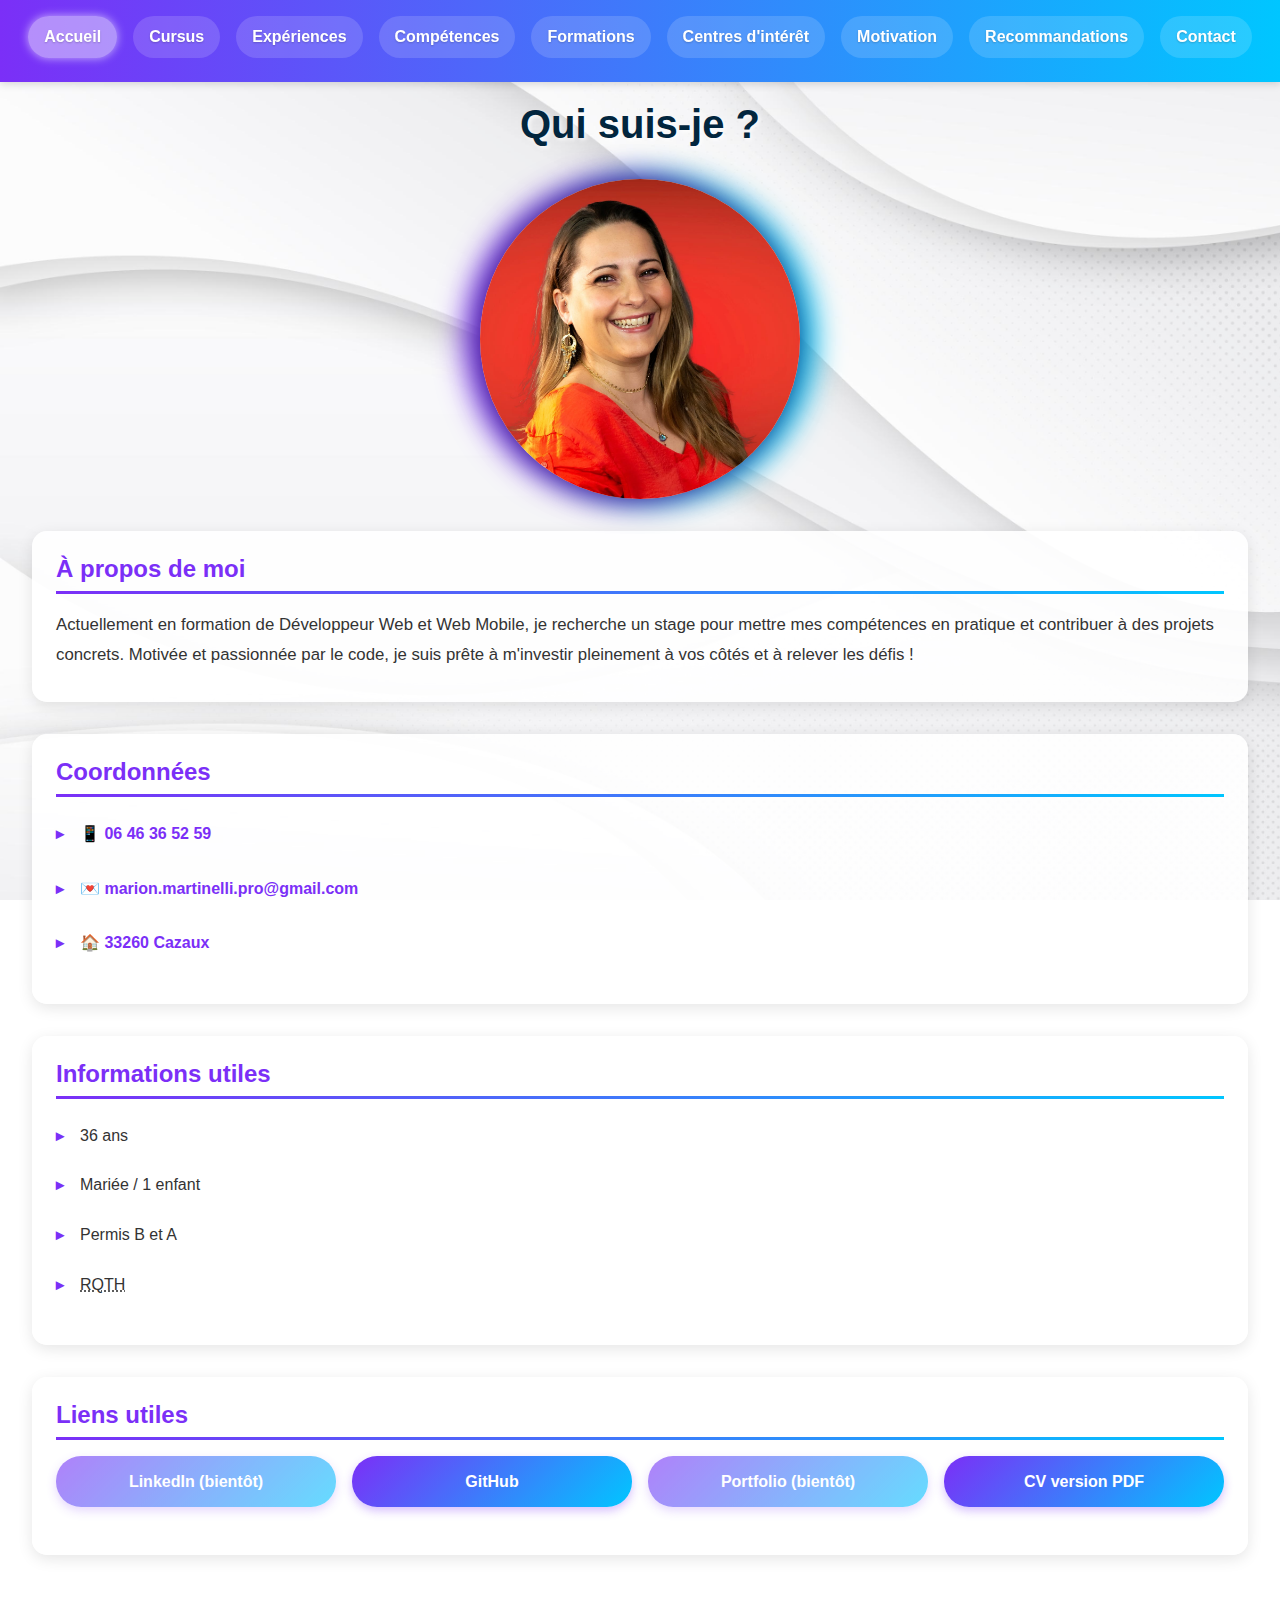
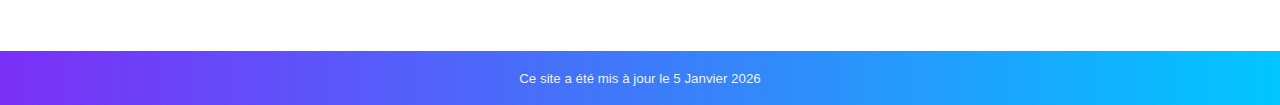
<file: index.html>
<!DOCTYPE html>
<html lang="fr">
  <head>
    <meta charset="UTF-8">
    <meta name="viewport" content="width=device-width, initial-scale=1.0">
    
    <!-- SEO Meta Tags -->
    <meta name="description" content="CV en ligne de Marion Martinelli - Développeuse Web et Web Mobile en formation, recherche un stage pour mettre en pratique ses compétences en développement.">
    <meta name="keywords" content="Marion Martinelli, développeur web, développeuse web mobile, CV, stage développement web, Cazaux">
    <meta name="author" content="Marion Martinelli">
    <meta name="robots" content="index, follow">
    
    <!-- Open Graph / Facebook -->
    <meta property="og:type" content="website">
    <meta property="og:url" content="https://votre-domaine.com/">
    <meta property="og:title" content="CV Marion Martinelli - Développeuse Web et Web Mobile">
    <meta property="og:description" content="Développeuse Web et Web Mobile en formation, recherche un stage pour mettre en pratique ses compétences.">
    <meta property="og:image" content="./assets/images/portrait.jpg">
    
    <!-- Twitter -->
    <meta property="twitter:card" content="summary_large_image">
    <meta property="twitter:url" content="https://votre-domaine.com/">
    <meta property="twitter:title" content="CV Marion Martinelli - Développeuse Web et Web Mobile">
    <meta property="twitter:description" content="Développeuse Web et Web Mobile en formation, recherche un stage pour mettre en pratique ses compétences.">
    <meta property="twitter:image" content="./assets/images/portrait.jpg">
    
    <link rel="icon" href="./assets/images/logo-code.png" type="image/png">
    <link rel="stylesheet" href="./assets/css/style.css">
    <link rel="stylesheet" href="./assets/css/style-index.css">
    
    <!-- Structured Data (JSON-LD) pour le SEO -->
    <script type="application/ld+json">
    {
      "@context": "https://schema.org",
      "@type": "Person",
      "name": "Marion Martinelli",
      "jobTitle": "Développeuse Web et Web Mobile",
      "telephone": "0646365259",
      "email": "marion.martinelli.pro@gmail.com",
      "address": {
        "@type": "PostalAddress",
        "addressLocality": "Cazaux",
        "postalCode": "33260",
        "addressCountry": "FR"
      },
      "url": "https://github.com/StackShade33/",
      "image": "./assets/images/portrait.jpg"
    }
    </script>
    
    <title>CV Marion Martinelli - Développeuse Web et Web Mobile | Stage</title>
  </head>

  <body>
    <!-- Lien d'évitement pour l'accessibilité -->
    <a href="#main-content" class="skip-link">Aller au contenu principal</a>
    
    <header>
      <nav role="navigation" aria-label="Navigation principale">
        <!-- Checkbox cachée pour gérer l'ouverture du menu (pure CSS) -->
        <input type="checkbox" id="menu-toggle" class="menu-checkbox" aria-label="Ouvrir/Fermer le menu de navigation">
        
        <!-- Label qui sert de bouton hamburger -->
        <label for="menu-toggle" class="menu-icon" tabindex="0">
          <span class="hamburger-icon" aria-hidden="true">
            <span></span>
            <span></span>
            <span></span>
          </span>
          <span class="sr-only">Menu</span>
        </label>
        
        <ul id="main-menu" class="nav-menu">
          <li><a href="index.html" aria-current="page" class="active">Accueil</a></li>
          <li><a href="./components/cursus.html">Cursus</a></li>
          <li><a href="./components/experiences.html">Expériences</a></li>
          <li><a href="./components/competences.html">Compétences</a></li>
          <li><a href="./components/formations.html">Formations</a></li>
          <li><a href="./components/centres-d-interet.html">Centres d'intérêt</a></li>
          <li><a href="./components/lettre-de-motivation.html">Motivation</a></li>
          <li><a href="./components/lettres-de-recommandation.html">Recommandations</a></li>
          <li><a href="./components/me-contacter.html">Contact</a></li>
        </ul>
      </nav>
      <h1>Qui suis-je ?</h1>
    </header>

    <main id="main-content">
      <div class="picture">
        <img src="./assets/images/portrait.jpg" alt="Portrait de Marion Martinelli, développeuse web souriante">
      </div>

      <section aria-labelledby="about-heading">
        <h2 id="about-heading">À propos de moi</h2>
        <p>
          Actuellement en formation de Développeur Web et Web Mobile, je
          recherche un stage pour mettre mes compétences en pratique et
          contribuer à des projets concrets. Motivée et passionnée par le code,
          je suis prête à m'investir pleinement à vos côtés et à relever les
          défis !
        </p>
      </section>

      <section aria-labelledby="contact-heading">
        <h2 id="contact-heading">Coordonnées</h2>
        <address>
          <ul>
            <li>
              <a href="tel:+33646365259" aria-label="Téléphoner au 06 46 36 52 59">
                <span aria-hidden="true">📱</span> 06 46 36 52 59
              </a>
            </li>
            <li>
              <a href="mailto:marion.martinelli.pro@gmail.com" aria-label="Envoyer un email à marion.martinelli.pro@gmail.com">
                <span aria-hidden="true">💌</span> marion.martinelli.pro@gmail.com
              </a>
            </li>
            <li>
              <a href="https://tinyurl.com/yk5p2bjy" target="_blank" rel="noopener noreferrer" aria-label="Voir ma localisation à Cazaux sur Google Maps (ouvre dans un nouvel onglet)">
                <span aria-hidden="true">🏠</span> 33260 Cazaux
              </a>
            </li>
          </ul>
        </address>
      </section>

      <section aria-labelledby="info-heading">
        <h2 id="info-heading">Informations utiles</h2>
        <ul>
          <li>36 ans</li>
          <li>Mariée / 1 enfant</li>
          <li>Permis B et A</li>
          <li><abbr title="Reconnaissance de la Qualité de Travailleur Handicapé">RQTH</abbr></li>
        </ul>
      </section>

      <section aria-labelledby="links-heading">
        <h2 id="links-heading">Liens utiles</h2>
        <ul>
          <li><a href="#" aria-disabled="true">LinkedIn (bientôt)</a></li>
          <li><a href="https://github.com/StackShade33/" target="_blank" rel="noopener noreferrer">GitHub</a></li>
          <li><a href="#" aria-disabled="true">Portfolio (bientôt)</a></li>
          <li><a href="./assets/images/cv-pdf.pdf" target="_blank" rel="noreferrer" rel="noopener">CV version PDF</a></li>
        </ul>
      </section>
    </main>

    <footer role="contentinfo">
      <small>Ce site a été mis à jour le <time datetime="2026-01-05">5 Janvier 2026</time></small>
    </footer>
  </body>
</html>
</file>
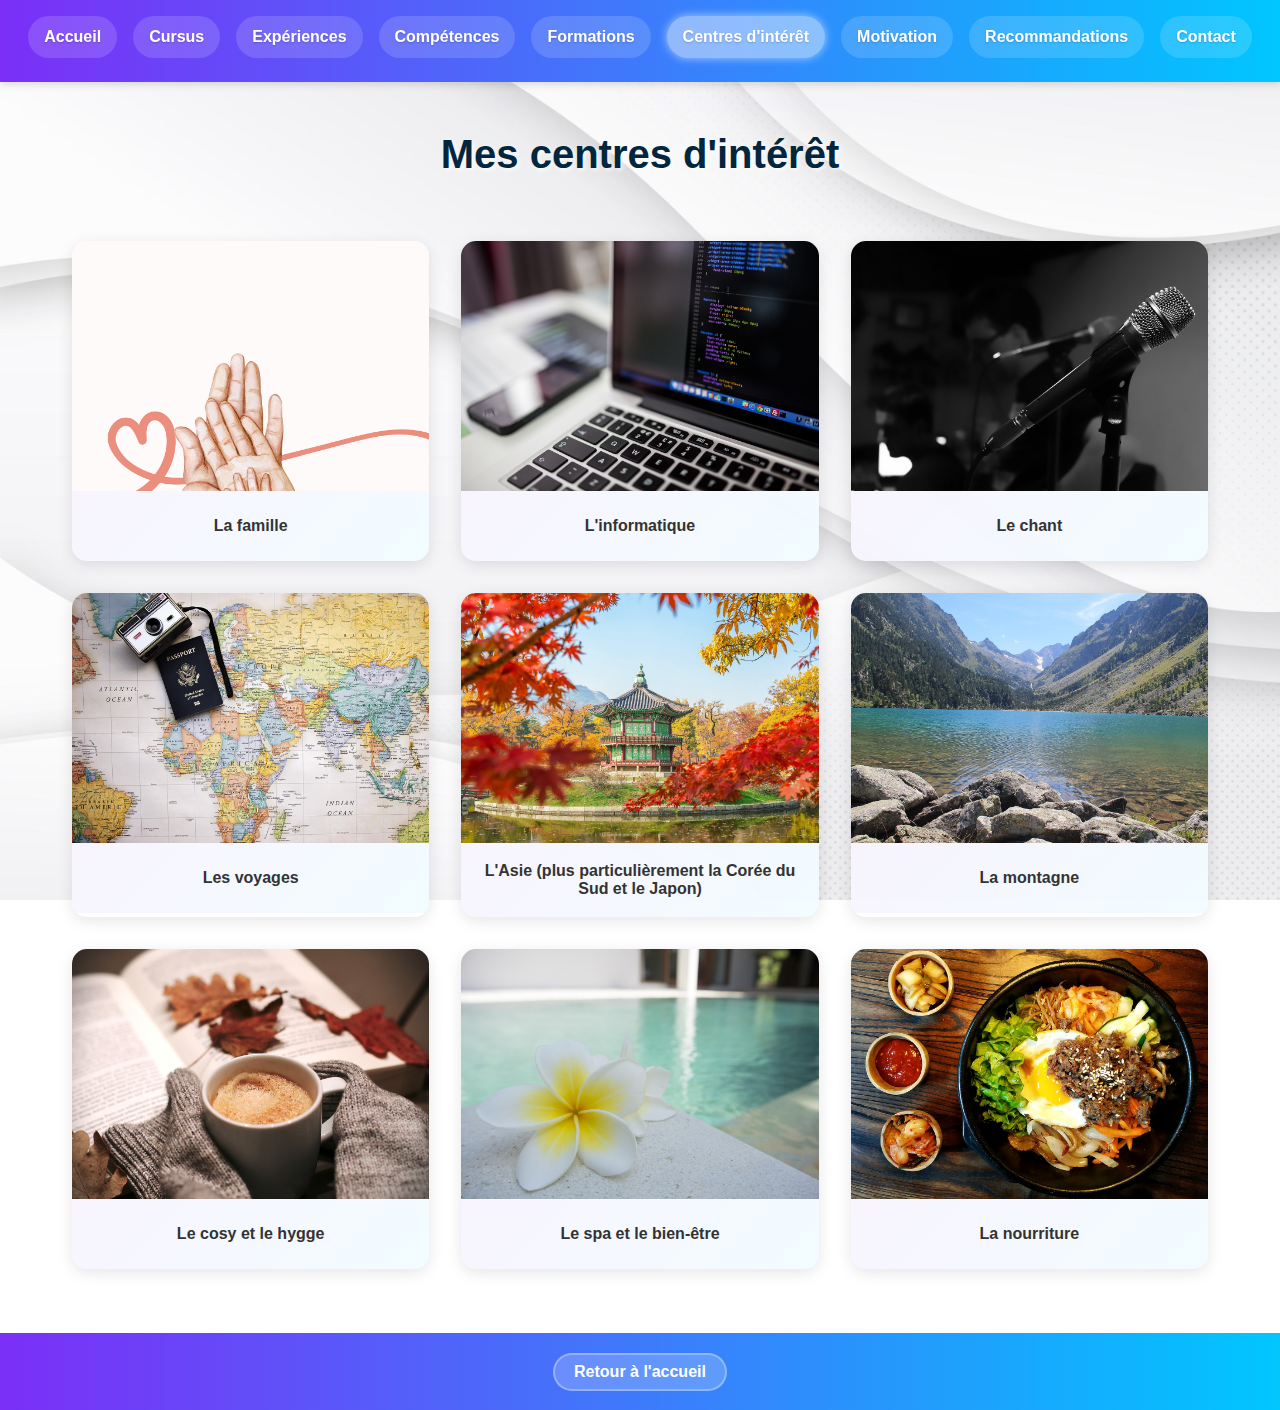
<file: components/centres-d-interet.html>
<!DOCTYPE html>
<html lang="fr">
<head>
    <meta charset="UTF-8">
    <meta name="viewport" content="width=device-width, initial-scale=1.0">
    <link rel="icon" href="../assets/images/logo-code.png" type="image/png">
    <link rel="stylesheet" href="../assets/css/style.css">
    <link rel="stylesheet" href="../assets/css/style-interets.css">
    <title>Mes Centres d'intérêt</title>
</head>

<body>
    <header>
        <nav>
            <ul>
                <li><a href="../index.html" aria-label="Retourner à la page d'accueil">Accueil</a></li>
                <li><a href="../components/cursus.html" aria-label="Voir mon cursus et mes diplômes">Cursus</a></li>
                <li><a href="../components/experiences.html" aria-label="Voir mes expériences professionnelles">Expériences</a></li>
                <li><a href="../components/competences.html" aria-label="Voir mes compétences">Compétences</a></li>
                <li><a href="../components/formations.html" aria-label="Voir mes formations">Formations</a></li>
                <li><a href="../components/centres-d-interet.html" aria-label="Voir mes centres d'intérêt" class="active">Centres d'intérêt</a></li>
                <li><a href="../components/lettre-de-motivation.html" aria-label="Lire ma lettre de motivation">Motivation</a></li>
                <li><a href="../components/lettres-de-recommandation.html" aria-label="Lire mes lettres de recommandation">Recommandations</a></li>
                <li><a href="../components/me-contacter.html" aria-label="Me contacter">Contact</a></li>
            </ul>
        </nav>
        <h1>Mes centres d'intérêt</h1>
    </header>
    
    <main>
        <section>
            <figure>
                <img src="../assets/images/centres-d-interet/famille.png" alt="image représentant la famille">
                <figcaption>La famille</figcaption>
            </figure>

            <figure>
                <img src="../assets/images/centres-d-interet/informatique.jpg" alt="image représentant l'informatique">
                <figcaption>L'informatique</figcaption>
            </figure>

            <figure>
                <img src="../assets/images/centres-d-interet/chant.jpg" alt="image représentant le chant">
                <figcaption>Le chant</figcaption>
            </figure>

            <figure>
                <img src="../assets/images/centres-d-interet/voyage.jpg" alt="image représentant les voyages">
                <figcaption>Les voyages</figcaption>
            </figure>

            <figure>
                <img src="../assets/images/centres-d-interet/asie.jpg" alt="image représentant l'asie">
                <figcaption>L'Asie (plus particulièrement la Corée du Sud et le Japon)</figcaption>
            </figure>

            <figure>
                <img src="../assets/images/centres-d-interet/montagne.jpg" alt="image représentant la montagne">
                <figcaption>La montagne</figcaption>
            </figure>

            <figure>
                <img src="../assets/images/centres-d-interet/cosy.jpg" alt="image représentant le cosy">
                <figcaption>Le cosy et le hygge</figcaption>
            </figure>

            <figure>
                <img src="../assets/images/centres-d-interet/spa.jpg" alt="image représentant le cosy">
                <figcaption>Le spa et le bien-être</figcaption>
            </figure>

            <figure>
                <img src="../assets/images/centres-d-interet/nourriture.jpg" alt="image représentant la nourriture">
                <figcaption>La nourriture</figcaption>
            </figure>   
        </section>
    </main>
    
    <footer>
        <a href="../index.html" class="btn-home">Retour à l'accueil</a>
    </footer>
</body>
</html>
</file>
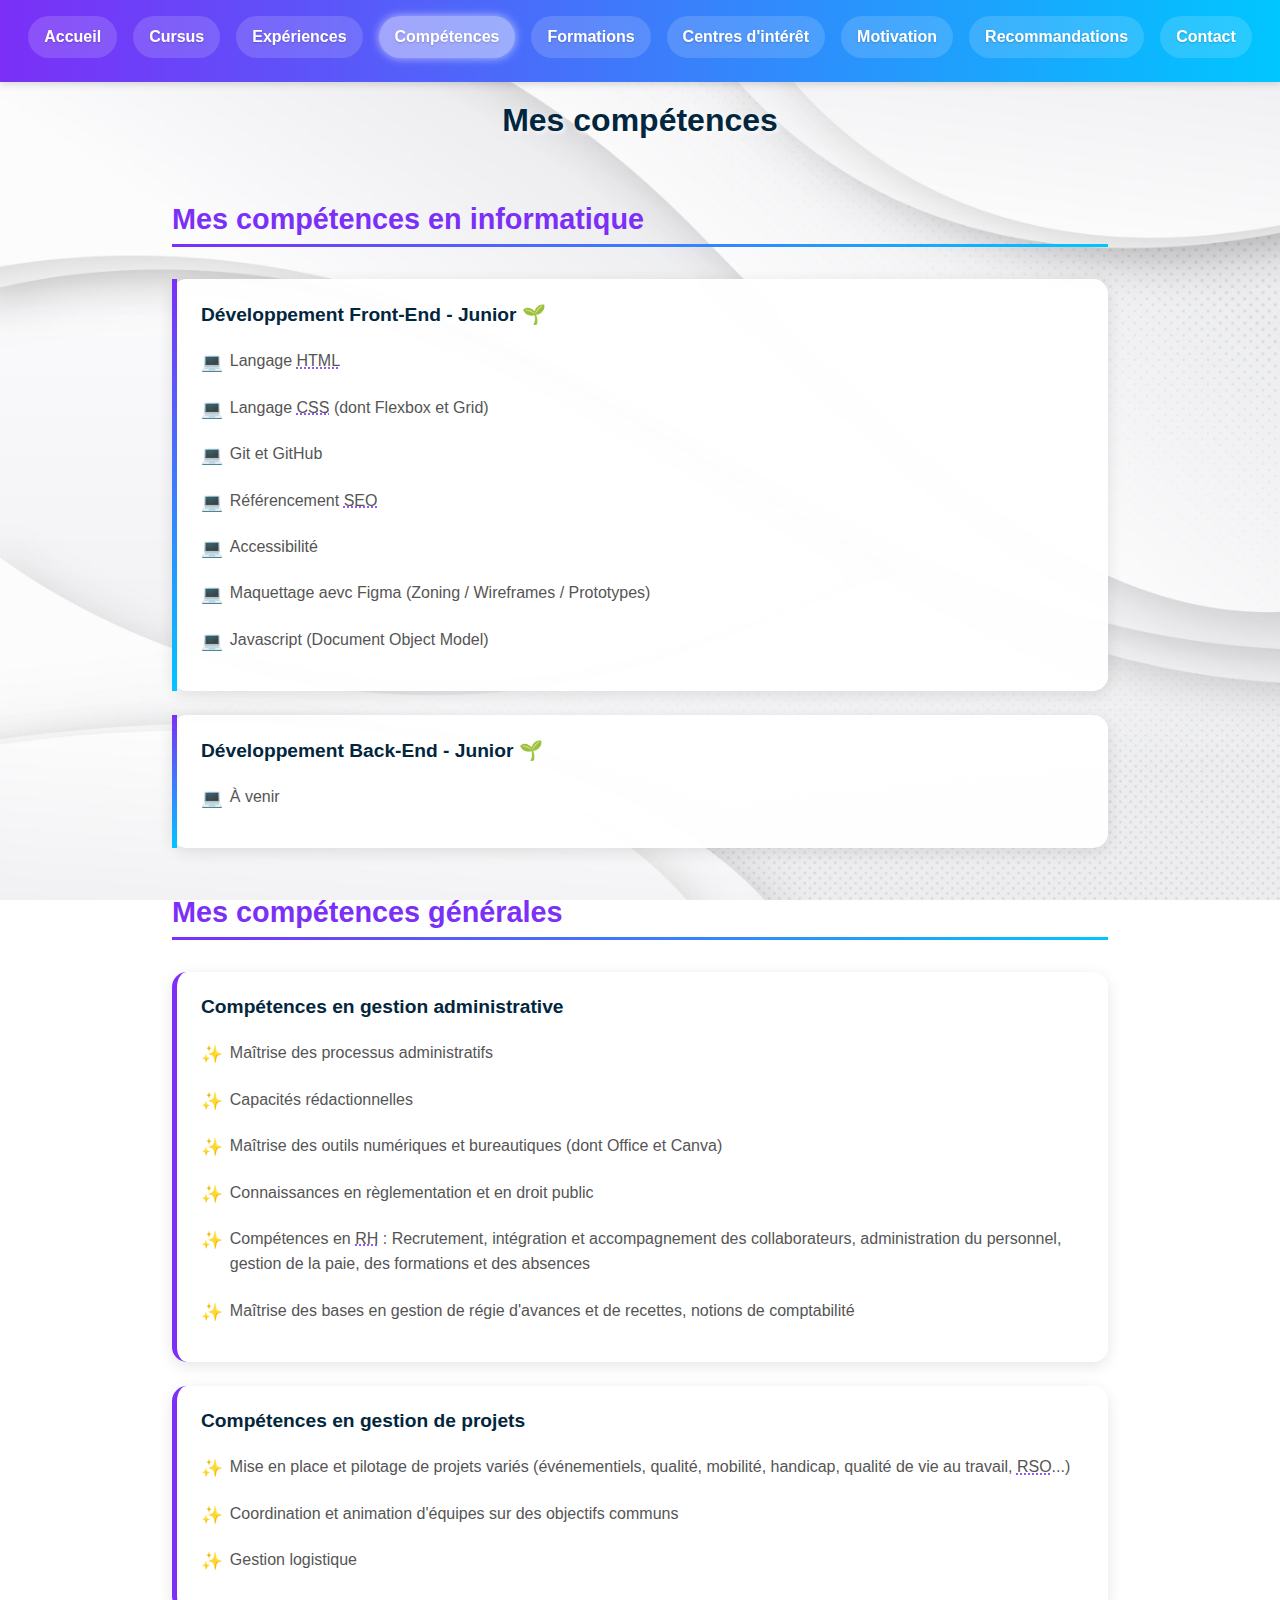
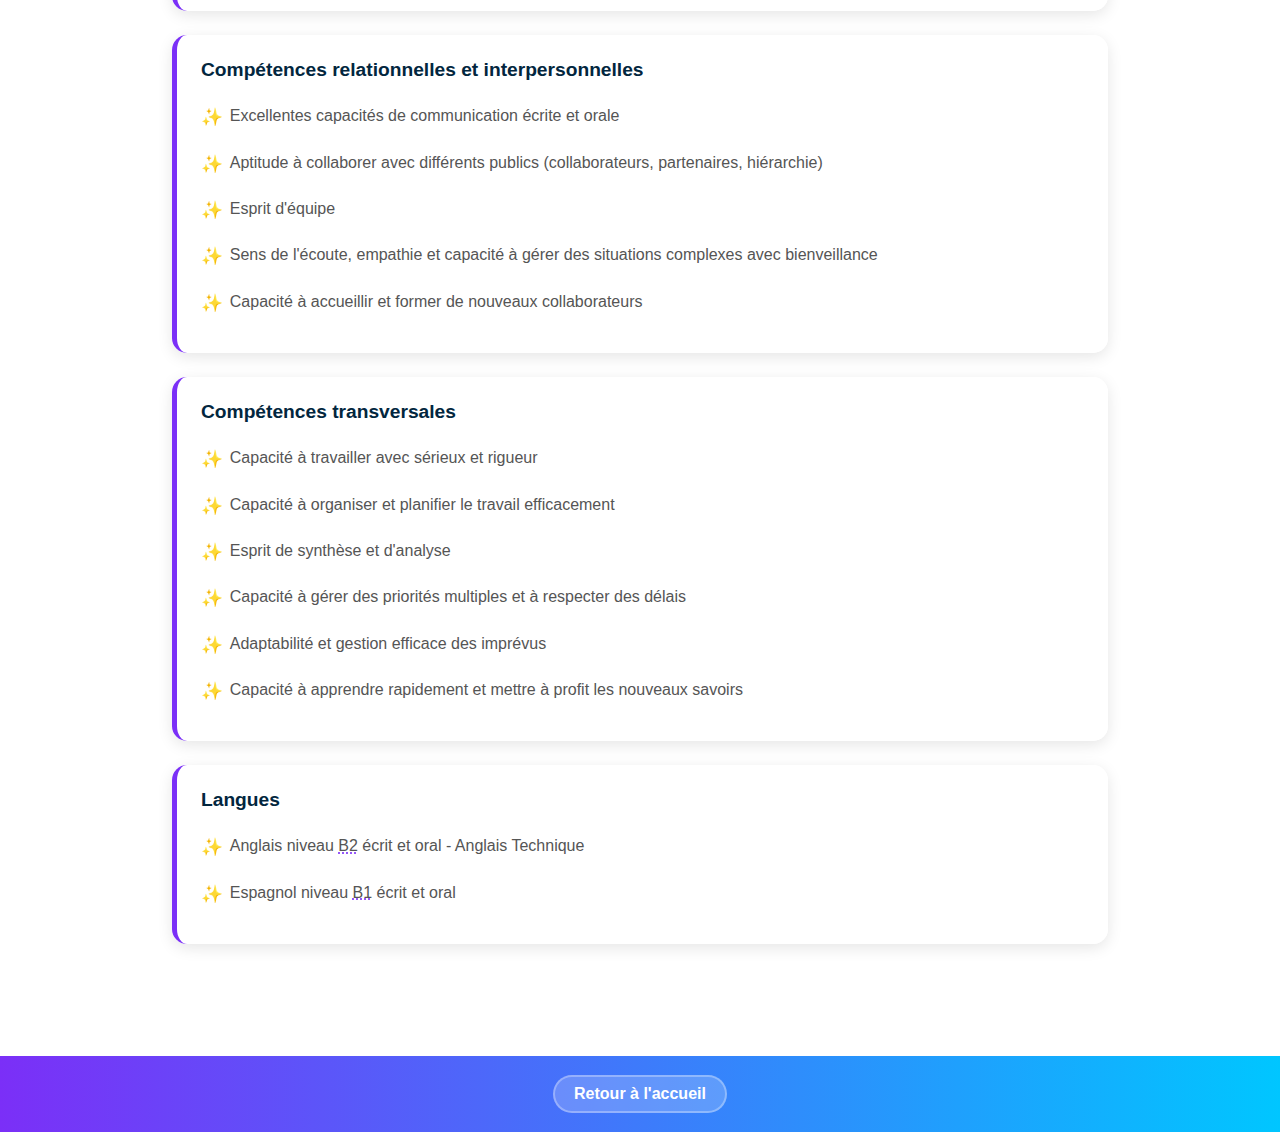
<file: components/competences.html>
<!DOCTYPE html>
<html lang="fr">
  <head>
    <meta charset="UTF-8">
    <meta name="viewport" content="width=device-width, initial-scale=1.0">
    
    <!-- SEO Meta Tags -->
    <meta name="description" content="Compétences de Marion Martinelli : développement front-end (HTML, CSS, Git, SEO), gestion administrative, gestion de projets, compétences relationnelles et langues (anglais C1, espagnol B2).">
    <meta name="keywords" content="Marion Martinelli, compétences, développement web, HTML, CSS, Git, SEO, gestion de projets, RH, administration, langues">
    <meta name="author" content="Marion Martinelli">
    <meta name="robots" content="index, follow">
    
    <!-- Open Graph / Facebook -->
    <meta property="og:type" content="website">
    <meta property="og:url" content="https://votre-domaine.com/components/competences.html">
    <meta property="og:title" content="Mes Compétences - Marion Martinelli | Développeuse Web">
    <meta property="og:description" content="Découvrez mes compétences en développement web (HTML, CSS, Git, SEO), gestion de projets, administration et langues.">
    <meta property="og:image" content="../assets/images/portrait.jpg">
    
    <!-- Twitter -->
    <meta property="twitter:card" content="summary_large_image">
    <meta property="twitter:url" content="https://votre-domaine.com/components/competences.html">
    <meta property="twitter:title" content="Mes Compétences - Marion Martinelli | Développeuse Web">
    <meta property="twitter:description" content="Découvrez mes compétences en développement web (HTML, CSS, Git, SEO), gestion de projets, administration et langues.">
    <meta property="twitter:image" content="../assets/images/portrait.jpg">
    
    <link rel="icon" href="../assets/images/logo-code.png" type="image/png">
    <link rel="stylesheet" href="../assets/css/style.css">
    <link rel="stylesheet" href="../assets/css/style-competences.css">
    
    <script type="application/ld+json">
    {
      "@context": "https://schema.org",
      "@type": "Person",
      "name": "Marion Martinelli",
      "jobTitle": "Développeuse Web et Web Mobile",
      "knowsAbout": [
        "HTML",
        "CSS",
        "Flexbox",
        "CSS Grid",
        "Git",
        "GitHub",
        "SEO",
        "Gestion de projets",
        "Administration",
        "Ressources Humaines"
      ],
      "knowsLanguage": [
        {
          "@type": "Language",
          "name": "Français",
          "alternateName": "fr"
        },
        {
          "@type": "Language",
          "name": "Anglais",
          "alternateName": "en"
        },
        {
          "@type": "Language",
          "name": "Espagnol",
          "alternateName": "es"
        }
      ]
    }
    </script>
    
    <title>Mes Compétences - Marion Martinelli | Développeuse Web & Gestion de Projets</title>
  </head>

  <body>
    <a href="#main-content" class="skip-link">Aller au contenu principal</a>
    
    <header>
      <nav role="navigation" aria-label="Navigation principale">
        <input type="checkbox" id="menu-toggle" class="menu-checkbox" aria-label="Ouvrir/Fermer le menu de navigation">
        
        <label for="menu-toggle" class="menu-icon" tabindex="0">
          <span class="hamburger-icon" aria-hidden="true">
            <span></span>
            <span></span>
            <span></span>
          </span>
          <span class="sr-only">Menu</span>
        </label>
        
        <ul>
          <li><a href="../index.html">Accueil</a></li>
          <li><a href="../components/cursus.html">Cursus</a></li>
          <li><a href="../components/experiences.html">Expériences</a></li>
          <li><a href="../components/competences.html" aria-current="page" class="active">Compétences</a></li>
          <li><a href="../components/formations.html">Formations</a></li>
          <li><a href="../components/centres-d-interet.html">Centres d'intérêt</a></li>
          <li><a href="../components/lettre-de-motivation.html">Motivation</a></li>
          <li><a href="../components/lettres-de-recommandation.html">Recommandations</a></li>
          <li><a href="../components/me-contacter.html">Contact</a></li>
        </ul>
      </nav>
      <h1>Mes compétences</h1>
    </header>

    <main id="main-content">
      <section aria-labelledby="competences-informatiques">
        <h2 id="competences-informatiques">Mes compétences en informatique</h2>
        
        <article aria-labelledby="frontend-skills">
          <h3 id="frontend-skills">Développement Front-End - Junior 🌱</h3>
          <ul>
            <li>Langage <abbr title="HyperText Markup Language">HTML</abbr></li>
            <li>Langage <abbr title="Cascading Style Sheets">CSS</abbr> (dont Flexbox et Grid)</li>
            <li>Git et GitHub</li>
            <li>Référencement <abbr title="Search Engine Optimization">SEO</abbr></li>
            <li>Accessibilité</li>
            <li>Maquettage aevc Figma (Zoning / Wireframes / Prototypes)</li>
            <li>Javascript (Document Object Model)</li>
          </ul>
        </article>

        <article aria-labelledby="backend-skills">
          <h3 id="backend-skills">Développement Back-End - Junior 🌱</h3>
          <ul>
            <li>À venir</li>
          </ul>
        </article>
      </section>

      <section aria-labelledby="competences-generales">
        <h2 id="competences-generales">Mes compétences générales</h2>
        
        <article aria-labelledby="gestion-admin">
          <h3 id="gestion-admin">Compétences en gestion administrative</h3>
          <ul>
            <li>Maîtrise des processus administratifs</li>
            <li>Capacités rédactionnelles</li>
            <li>Maîtrise des outils numériques et bureautiques (dont Office et Canva)</li>
            <li>Connaissances en règlementation et en droit public</li>
            <li>Compétences en <abbr title="Ressources Humaines">RH</abbr> : Recrutement, intégration et accompagnement des collaborateurs, administration du personnel, gestion de la paie, des formations et des absences</li>
            <li>Maîtrise des bases en gestion de régie d'avances et de recettes, notions de comptabilité</li>
          </ul>
        </article>

        <article aria-labelledby="gestion-projets">
          <h3 id="gestion-projets">Compétences en gestion de projets</h3>
          <ul>
            <li>Mise en place et pilotage de projets variés (événementiels, qualité, mobilité, handicap, qualité de vie au travail, <abbr title="Responsabilité Sociétale des Organisations">RSO</abbr>...)</li>
            <li>Coordination et animation d'équipes sur des objectifs communs</li>
            <li>Gestion logistique</li>
          </ul>
        </article>

        <article aria-labelledby="competences-relationnelles">
          <h3 id="competences-relationnelles">Compétences relationnelles et interpersonnelles</h3>
          <ul>
            <li>Excellentes capacités de communication écrite et orale</li>
            <li>Aptitude à collaborer avec différents publics (collaborateurs, partenaires, hiérarchie)</li>
            <li>Esprit d'équipe</li>
            <li>Sens de l'écoute, empathie et capacité à gérer des situations complexes avec bienveillance</li>
            <li>Capacité à accueillir et former de nouveaux collaborateurs</li>
          </ul>
        </article>

        <article aria-labelledby="competences-transversales">
          <h3 id="competences-transversales">Compétences transversales</h3>
          <ul>
            <li>Capacité à travailler avec sérieux et rigueur</li>
            <li>Capacité à organiser et planifier le travail efficacement</li>
            <li>Esprit de synthèse et d'analyse</li>
            <li>Capacité à gérer des priorités multiples et à respecter des délais</li>
            <li>Adaptabilité et gestion efficace des imprévus</li>
            <li>Capacité à apprendre rapidement et mettre à profit les nouveaux savoirs</li>
          </ul>
        </article>

        <article aria-labelledby="langues">
          <h3 id="langues">Langues</h3>
          <ul>
            <li>Anglais niveau <abbr title="Niveau avancé du Cadre Européen Commun de Référence pour les Langues">B2</abbr> écrit et oral - Anglais Technique</li>
            <li>Espagnol niveau <abbr title="Niveau intermédiaire supérieur du Cadre Européen Commun de Référence pour les Langues">B1</abbr> écrit et oral</li>
          </ul>
        </article>
      </section>
    </main>

    <footer role="contentinfo">
      <a href="../index.html" class="btn-home" aria-label="Retourner à la page d'accueil">Retour à l'accueil</a>
    </footer>
  </body>
</html>
</file>
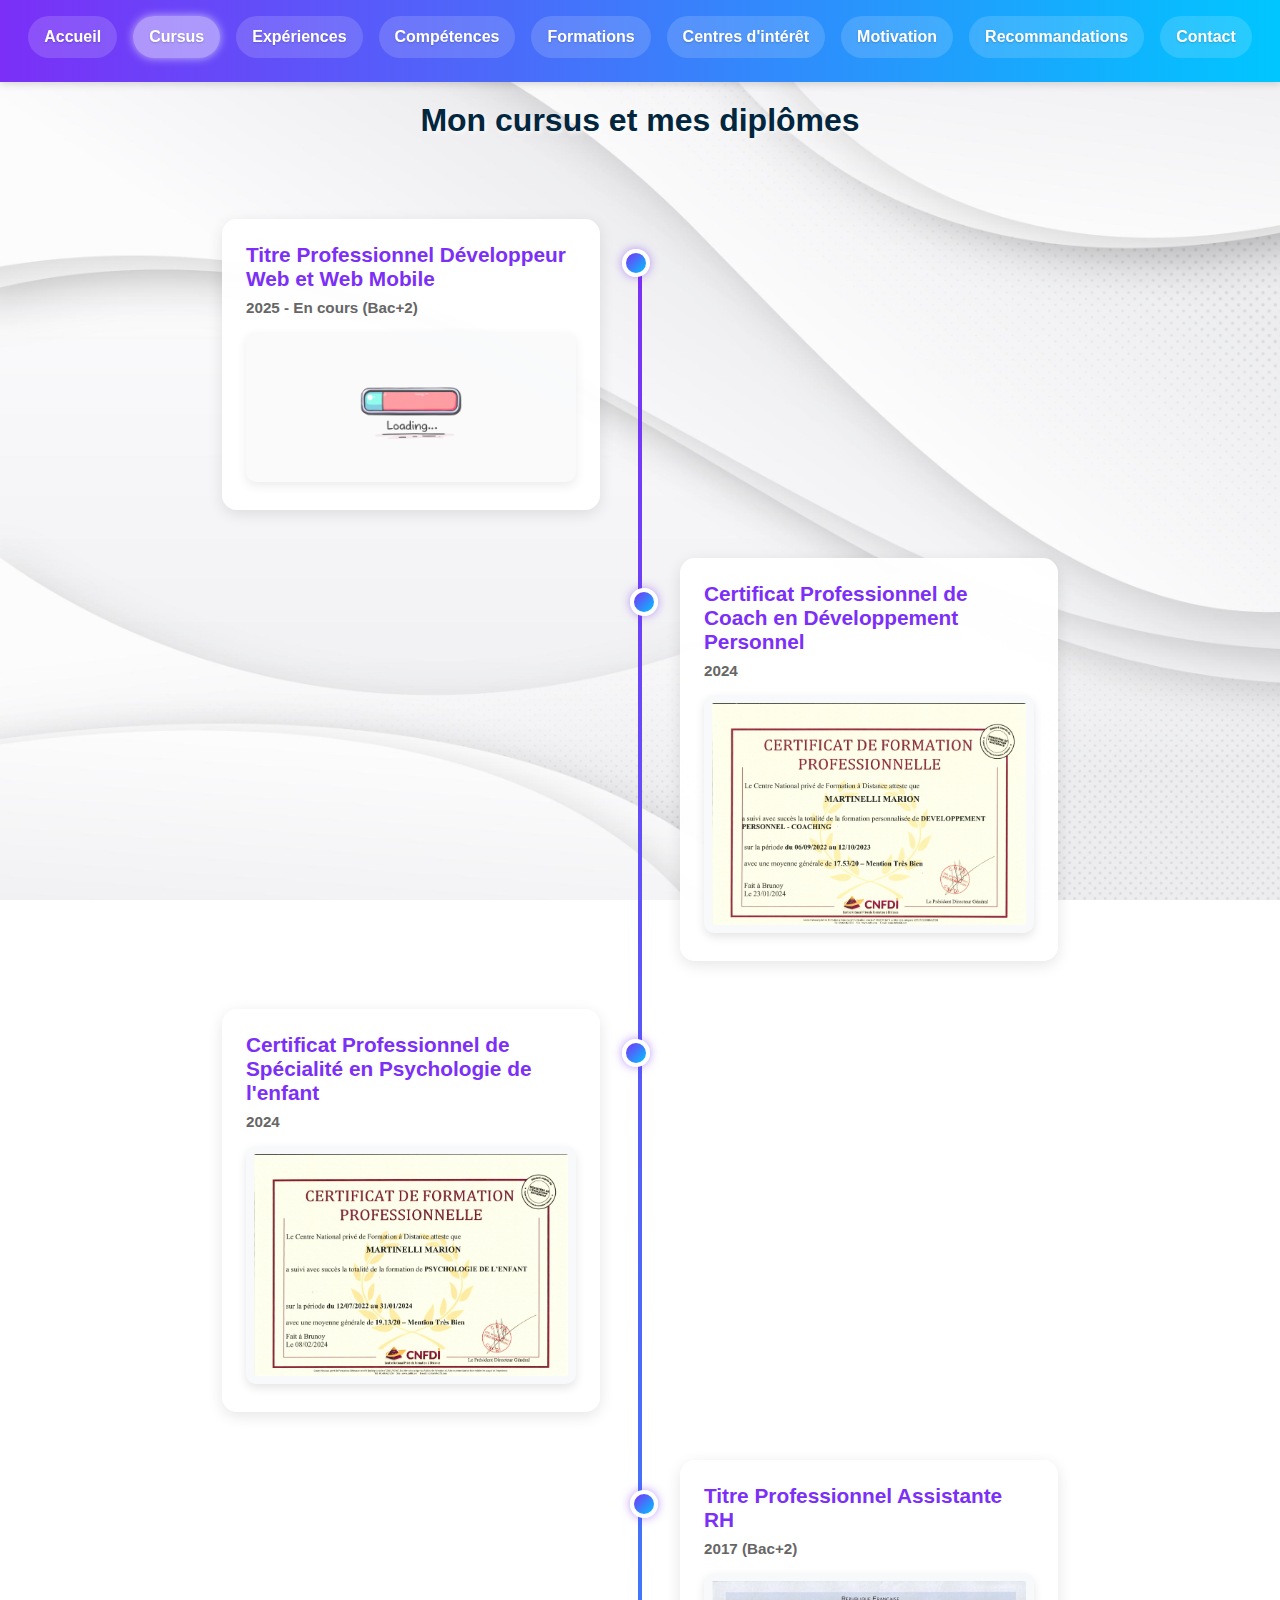
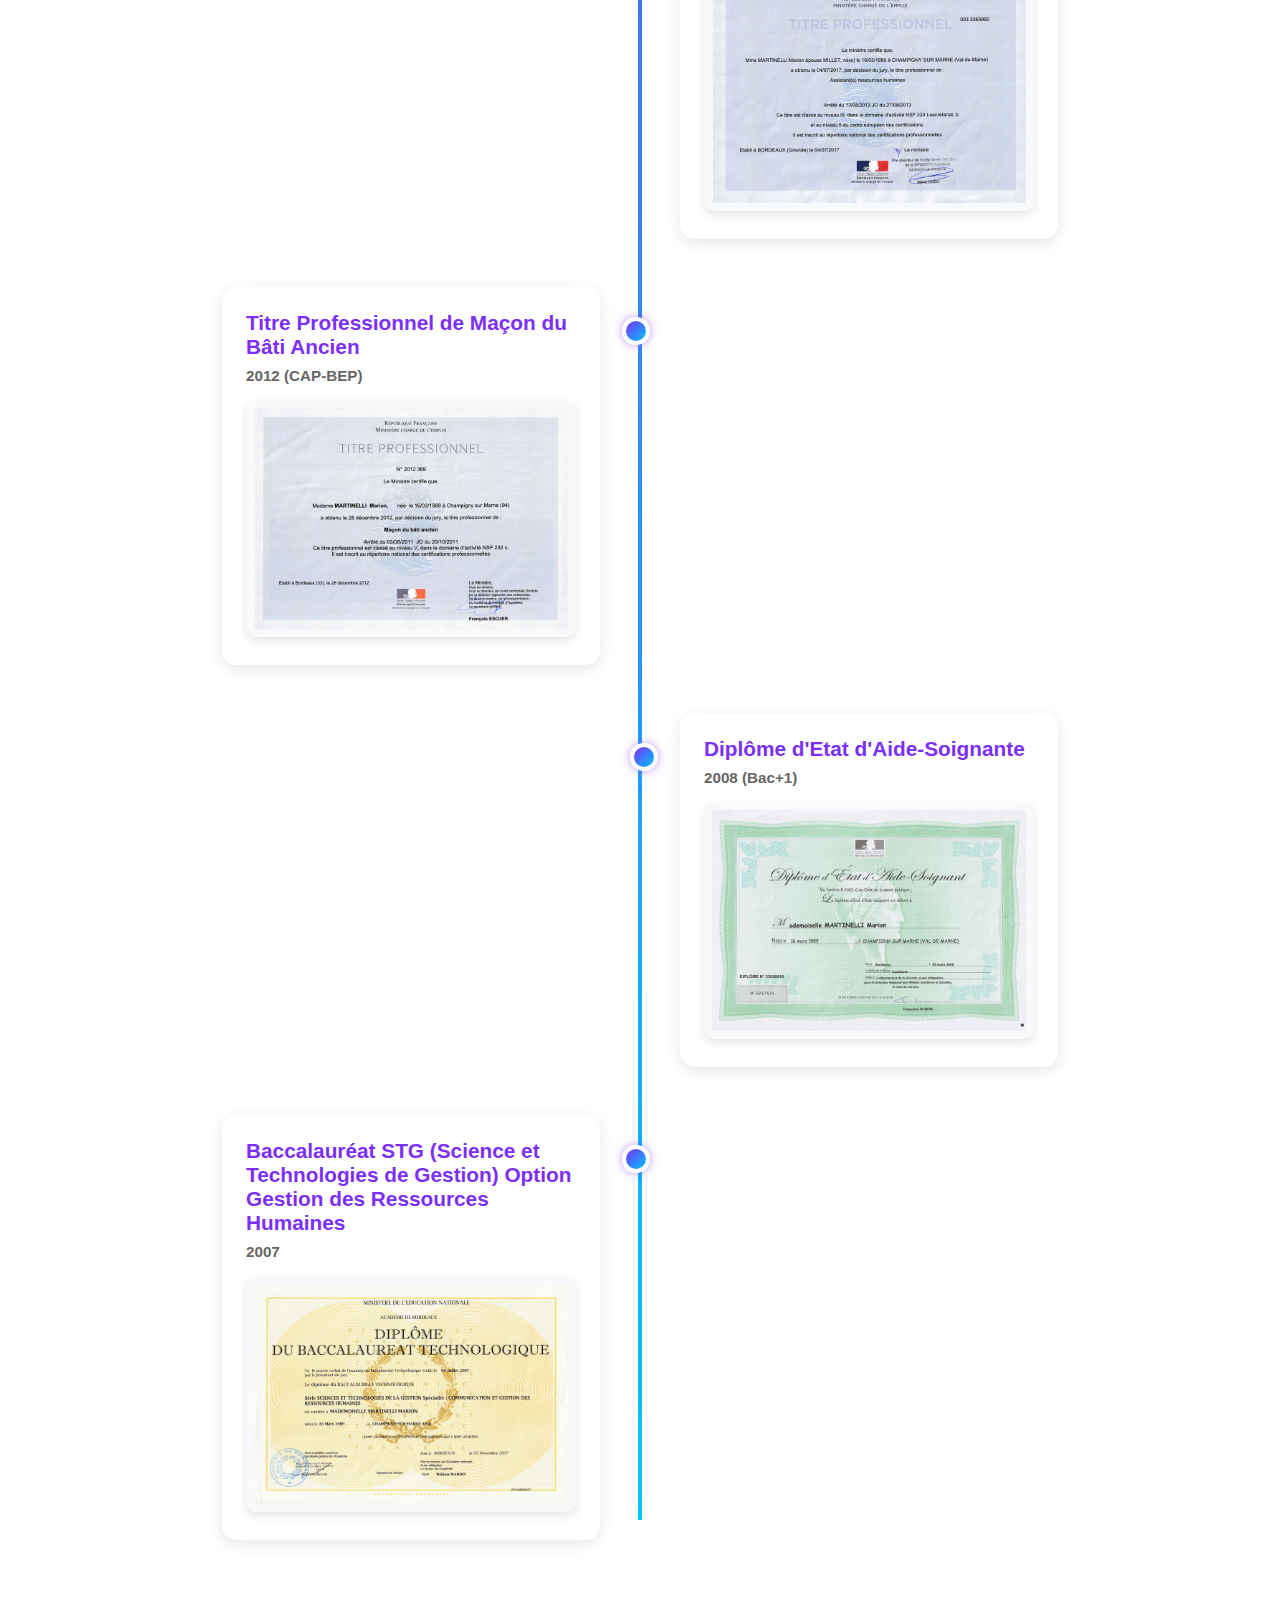
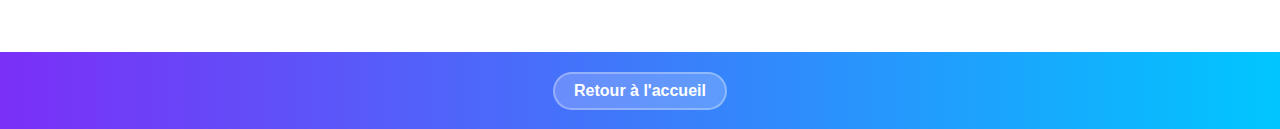
<file: components/cursus.html>
<!DOCTYPE html>
<html lang="fr">

<head>
    <meta charset="UTF-8">
    <meta name="viewport" content="width=device-width, initial-scale=1.0">
    <link rel="icon" href="../assets/images/logo-code.png" type="image/png">
    <link rel="stylesheet" href="../assets/css/style.css">
    <link rel="stylesheet" href="../assets/css/style-cursus.css">
    <title>Mon cursus et mes diplômes</title>
</head>

<body>
    <header>
        <nav>
            <ul>
                <li><a href="../index.html" aria-label="Retourner à la page d'accueil">Accueil</a></li>
                <li><a href="../components/cursus.html" aria-label="Voir mon cursus et mes diplômes"
                        class="active">Cursus</a></li>
                <li><a href="../components/experiences.html"
                        aria-label="Voir mes expériences professionnelles">Expériences</a></li>
                <li><a href="../components/competences.html" aria-label="Voir mes compétences">Compétences</a></li>
                <li><a href="../components/formations.html" aria-label="Voir mes formations">Formations</a></li>
                <li><a href="../components/centres-d-interet.html" aria-label="Voir mes centres d'intérêt">Centres
                        d'intérêt</a></li>
                <li><a href="../components/lettre-de-motivation.html"
                        aria-label="Lire ma lettre de motivation">Motivation</a></li>
                <li><a href="../components/lettres-de-recommandation.html"
                        aria-label="Lire mes lettres de recommandation">Recommandations</a></li>
                <li><a href="../components/me-contacter.html" aria-label="Me contacter">Contact</a></li>
            </ul>
        </nav>
        <h1>Mon cursus et mes diplômes</h1>
    </header>

    <main>
        <section>
            <h2>Titre Professionnel Développeur Web et Web Mobile</h2>
            <small><time datetime="2025">2025 - En cours (Bac+2)</time></small>
            <img src="../assets/images/loading.png" alt="En cours">
        </section>

        <section>
            <h2>Certificat Professionnel de Coach en Développement Personnel</h2>
            <small><time datetime="2024">2024</time></small>
            <img src="../assets/images/diplomes/coach.jpg" alt="Certificat de Coach en Développement Personnel">
        </section>

        <section>
            <h2>Certificat Professionnel de Spécialité en Psychologie de l'enfant</h2>
            <small><time datetime="2024">2024</time></small>
            <img src="../assets/images/diplomes/psychologie-enfant.jpg" alt="Certificat en Psychologie de l'Enfant">
        </section>

        <section>
            <h2>Titre Professionnel Assistante RH</h2>
            <small><time datetime="2017">2017 (Bac+2)</time></small>
            <img src="../assets/images/diplomes/arh.jpg" alt="Diplôme d'Assistante en Ressources Humaines">
        </section>

        <section>
            <h2>Titre Professionnel de Maçon du Bâti Ancien</h2>
            <small><time datetime="2012">2012 (CAP-BEP)</time></small>
            <img src="../assets/images/diplomes/mba.jpg" alt="Diplôme de Maçon du Bâti Ancien">
        </section>

        <section>
            <h2>Diplôme d'Etat d'Aide-Soignante</h2>
            <small><time datetime="2008">2008 (Bac+1)</time></small>
            <img src="../assets/images/diplomes/aide-soignante.jpg" alt="Diplôme d'Aide-Soignante">
        </section>

        <section>
            <h2>Baccalauréat STG (Science et Technologies de Gestion) Option Gestion des Ressources Humaines</h2>
            <small><time datetime="2007">2007</time></small>
            <img src="../assets/images/diplomes/bac.jpg" alt="Diplôme du Baccalauréat">
        </section>
    </main>

    <footer>
        <a href="../index.html" class="btn-home">Retour à l'accueil</a>
    </footer>
</body>

</html>
</file>
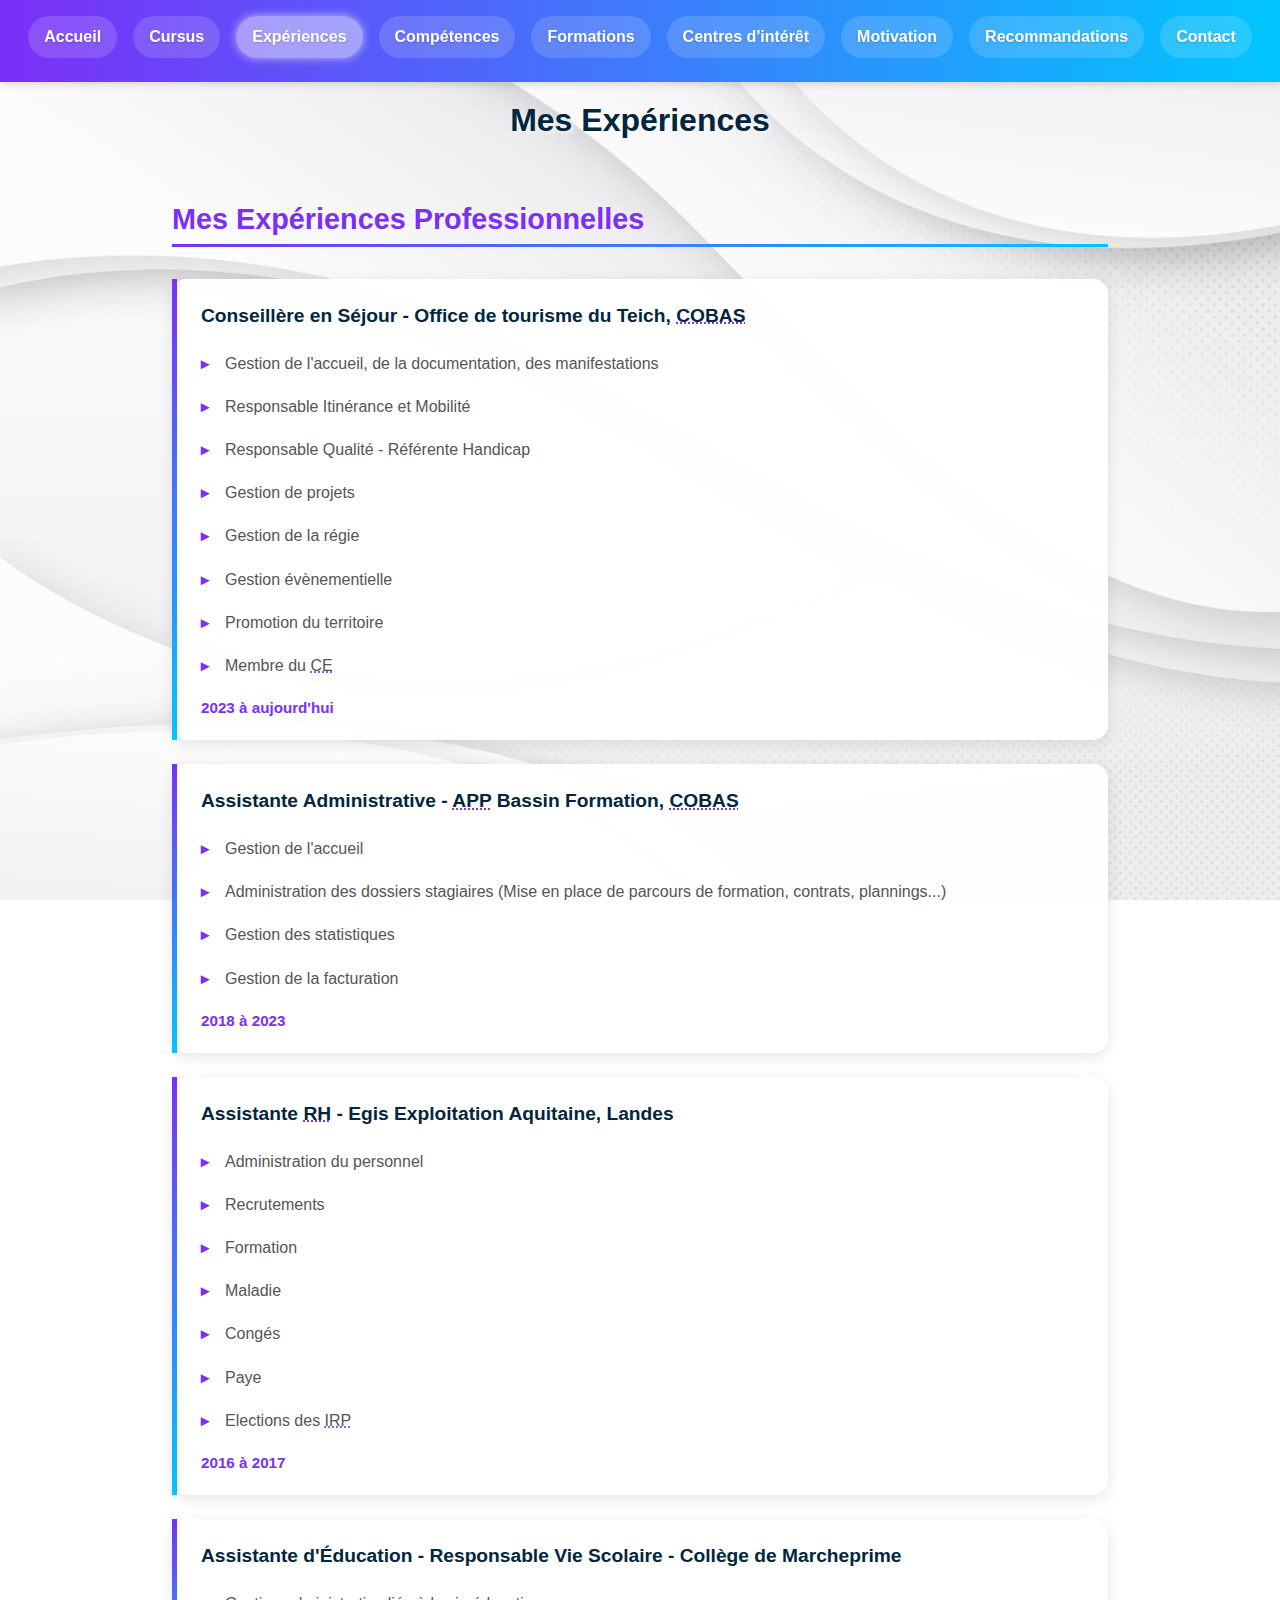
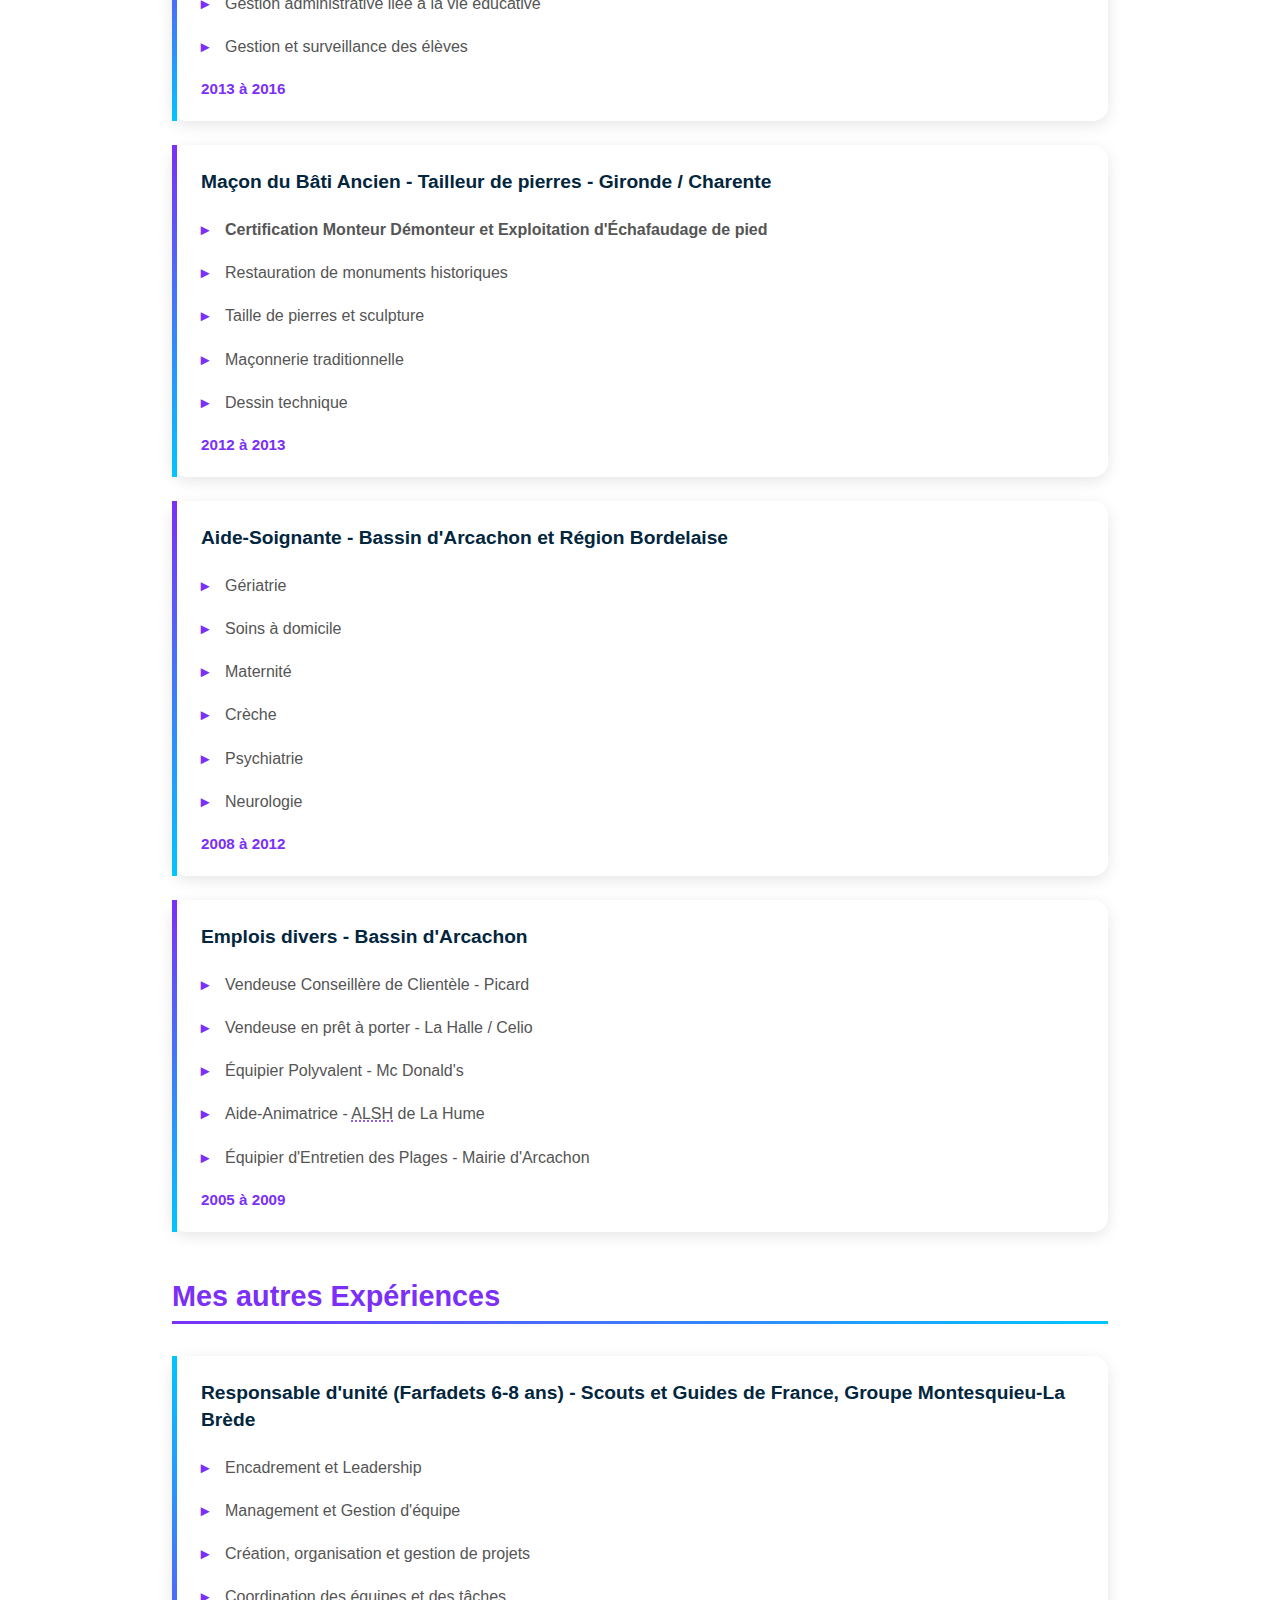
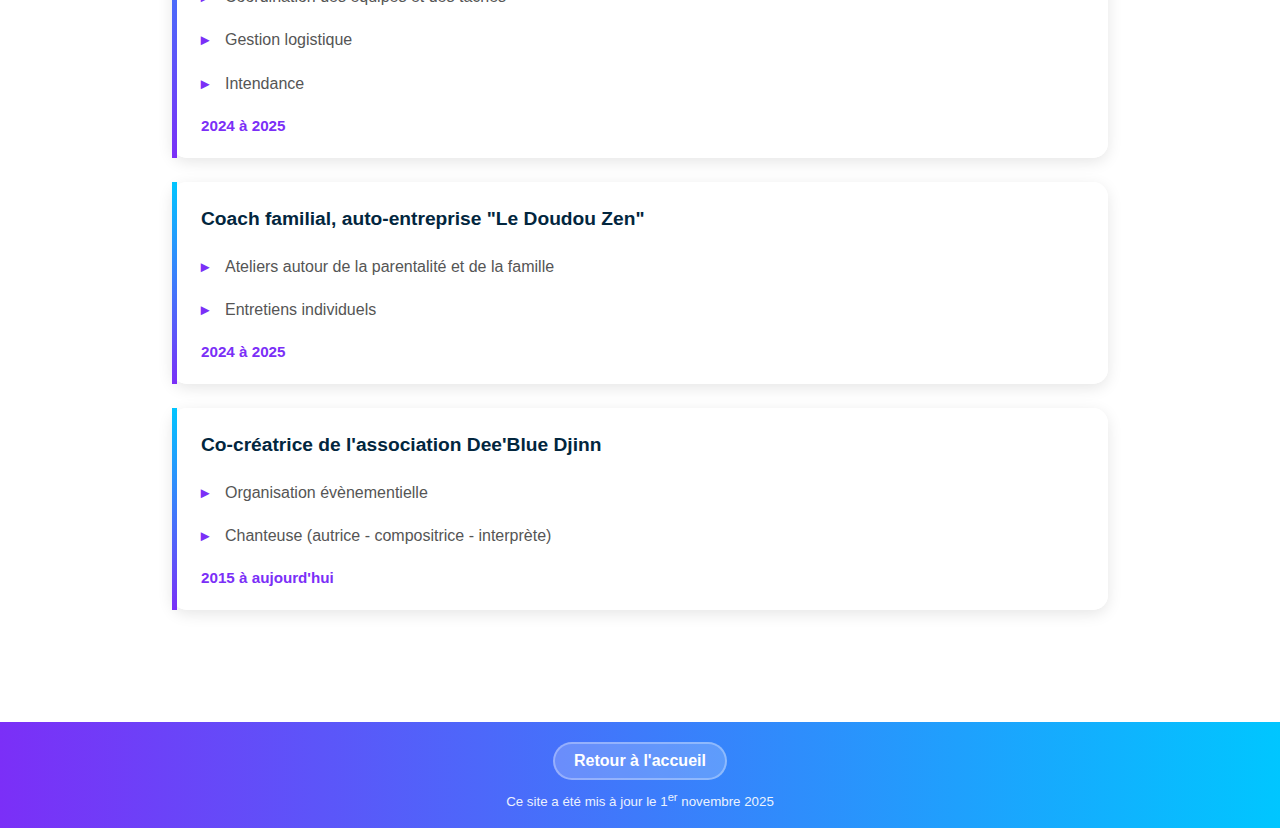
<file: components/experiences.html>
<!DOCTYPE html>
<html lang="fr">
<head>
    <meta charset="UTF-8">
    <meta name="viewport" content="width=device-width, initial-scale=1.0">
    
    <!-- SEO Meta Tags -->
    <meta name="description" content="Expériences professionnelles de Marion Martinelli : Conseillère en Séjour, Assistante Administrative, Assistante RH, Aide-Soignante, Maçon du Bâti Ancien, Responsable Scouts, Coach familial et plus.">
    <meta name="keywords" content="Marion Martinelli, expériences professionnelles, tourisme, RH, administration, aide-soignante, maçon, coach, scouts, parcours professionnel">
    <meta name="author" content="Marion Martinelli">
    <meta name="robots" content="index, follow">
    
    <!-- Open Graph / Facebook -->
    <meta property="og:type" content="website">
    <meta property="og:url" content="https://votre-domaine.com/components/experiences.html">
    <meta property="og:title" content="Mes Expériences Professionnelles - Marion Martinelli">
    <meta property="og:description" content="Découvrez mon parcours professionnel diversifié : tourisme, RH, administration, santé, bâtiment et coaching familial.">
    <meta property="og:image" content="../assets/images/portrait.jpg">
    
    <!-- Twitter -->
    <meta property="twitter:card" content="summary_large_image">
    <meta property="twitter:url" content="https://votre-domaine.com/components/experiences.html">
    <meta property="twitter:title" content="Mes Expériences Professionnelles - Marion Martinelli">
    <meta property="twitter:description" content="Découvrez mon parcours professionnel diversifié : tourisme, RH, administration, santé, bâtiment et coaching familial.">
    <meta property="twitter:image" content="../assets/images/portrait.jpg">
    
    <link rel="icon" href="../assets/images/logo-code.png" type="image/png">
    <link rel="stylesheet" href="../assets/css/style.css">
    <link rel="stylesheet" href="../assets/css/style-experiences.css">
    
    <!-- Structured Data (JSON-LD) pour le SEO -->
    <script type="application/ld+json">
    {
      "@context": "https://schema.org",
      "@type": "Person",
      "name": "Marion Martinelli",
      "hasOccupation": [
        {
          "@type": "Occupation",
          "name": "Conseillère en Séjour",
          "occupationLocation": {
            "@type": "Place",
            "name": "Office de tourisme du Teich, COBAS"
          },
          "startDate": "2023"
        },
        {
          "@type": "Occupation",
          "name": "Assistante Administrative",
          "occupationLocation": {
            "@type": "Place",
            "name": "APP Bassin Formation, COBAS"
          },
          "startDate": "2018",
          "endDate": "2023"
        },
        {
          "@type": "Occupation",
          "name": "Assistante RH",
          "occupationLocation": {
            "@type": "Place",
            "name": "Egis Exploitation Aquitaine"
          },
          "startDate": "2016",
          "endDate": "2017"
        },
        {
          "@type": "Occupation",
          "name": "Aide-Soignante",
          "startDate": "2008",
          "endDate": "2012"
        }
      ]
    }
    </script>
    
    <title>Mes Expériences Professionnelles - Marion Martinelli | Parcours Professionnel</title>
</head>

<body>
    <!-- Lien d'évitement pour l'accessibilité -->
    <a href="#main-content" class="skip-link">Aller au contenu principal</a>
    
    <header>
        <nav role="navigation" aria-label="Navigation principale">
            <!-- Checkbox cachée pour gérer l'ouverture du menu (pure CSS) -->
            <input type="checkbox" id="menu-toggle" class="menu-checkbox" aria-label="Ouvrir/Fermer le menu de navigation">
            
            <!-- Label qui sert de bouton hamburger -->
            <label for="menu-toggle" class="menu-icon" tabindex="0">
                <span class="hamburger-icon" aria-hidden="true">
                    <span></span>
                    <span></span>
                    <span></span>
                </span>
                <span class="sr-only">Menu</span>
            </label>
            
            <ul>
                <li><a href="../index.html">Accueil</a></li>
                <li><a href="../components/cursus.html">Cursus</a></li>
                <li><a href="../components/experiences.html" aria-current="page" class="active">Expériences</a></li>
                <li><a href="../components/competences.html">Compétences</a></li>
                <li><a href="../components/formations.html">Formations</a></li>
                <li><a href="../components/centres-d-interet.html">Centres d'intérêt</a></li>
                <li><a href="../components/lettre-de-motivation.html">Motivation</a></li>
                <li><a href="../components/lettres-de-recommandation.html">Recommandations</a></li>
                <li><a href="../components/me-contacter.html">Contact</a></li>
            </ul>
        </nav>
        <h1>Mes Expériences</h1>
    </header>

    <main id="main-content" role="main">
        <section aria-labelledby="experiences-pro">
            <h2 id="experiences-pro">Mes Expériences Professionnelles</h2>
            
            <article aria-labelledby="exp-2023">
                <h3 id="exp-2023">Conseillère en Séjour - Office de tourisme du Teich, <abbr title="Communauté d'Agglomération du Bassin d'Arcachon Sud">COBAS</abbr></h3>
                <ul>
                    <li>Gestion de l'accueil, de la documentation, des manifestations</li>
                    <li>Responsable Itinérance et Mobilité</li>
                    <li>Responsable Qualité - Référente Handicap</li>
                    <li>Gestion de projets</li>
                    <li>Gestion de la régie</li>
                    <li>Gestion évènementielle</li>
                    <li>Promotion du territoire</li>
                    <li>Membre du <abbr title="Comité d'Entreprise">CE</abbr></li>
                </ul>
                <small><time datetime="2023">2023</time> à aujourd'hui</small>
            </article>

            <article aria-labelledby="exp-2018">
                <h3 id="exp-2018">Assistante Administrative - <abbr title="Atelier de Pédagogie Personnalisée">APP</abbr> Bassin Formation, <abbr title="Communauté d'Agglomération du Bassin d'Arcachon Sud">COBAS</abbr></h3>
                <ul>
                    <li>Gestion de l'accueil</li>
                    <li>Administration des dossiers stagiaires (Mise en place de parcours de formation, contrats, plannings...)</li>
                    <li>Gestion des statistiques</li>
                    <li>Gestion de la facturation</li>
                </ul>
                <small><time datetime="2018">2018</time> à <time datetime="2023">2023</time></small>
            </article>

            <article aria-labelledby="exp-2016">
                <h3 id="exp-2016">Assistante <abbr title="Ressources Humaines">RH</abbr> - Egis Exploitation Aquitaine, Landes</h3>
                <ul>
                    <li>Administration du personnel</li>
                    <li>Recrutements</li>
                    <li>Formation</li>
                    <li>Maladie</li>
                    <li>Congés</li>
                    <li>Paye</li>
                    <li>Elections des <abbr title="Instances Représentatives du Personnel">IRP</abbr></li>
                </ul>
                <small><time datetime="2016">2016</time> à <time datetime="2017">2017</time></small>
            </article>

            <article aria-labelledby="exp-2013">
                <h3 id="exp-2013">Assistante d'Éducation - Responsable Vie Scolaire - Collège de Marcheprime</h3>
                <ul>
                    <li>Gestion administrative liée à la vie éducative</li>
                    <li>Gestion et surveillance des élèves</li>
                </ul>
                <small><time datetime="2013">2013</time> à <time datetime="2016">2016</time></small>
            </article>

            <article aria-labelledby="exp-2012">
                <h3 id="exp-2012">Maçon du Bâti Ancien - Tailleur de pierres - Gironde / Charente</h3>
                <ul>
                    <li><strong>Certification Monteur Démonteur et Exploitation d'Échafaudage de pied</strong></li>
                    <li>Restauration de monuments historiques</li>
                    <li>Taille de pierres et sculpture</li>
                    <li>Maçonnerie traditionnelle</li>
                    <li>Dessin technique</li>
                </ul>
                <small><time datetime="2012">2012</time> à <time datetime="2013">2013</time></small>
            </article>

            <article aria-labelledby="exp-2008">
                <h3 id="exp-2008">Aide-Soignante - Bassin d'Arcachon et Région Bordelaise</h3>
                <ul>
                    <li>Gériatrie</li>
                    <li>Soins à domicile</li>
                    <li>Maternité</li>
                    <li>Crèche</li>
                    <li>Psychiatrie</li>
                    <li>Neurologie</li>
                </ul>
                <small><time datetime="2008">2008</time> à <time datetime="2012">2012</time></small>
            </article>

            <article aria-labelledby="exp-2005">
                <h3 id="exp-2005">Emplois divers - Bassin d'Arcachon</h3>
                <ul>
                    <li>Vendeuse Conseillère de Clientèle - Picard</li>
                    <li>Vendeuse en prêt à porter - La Halle / Celio</li>
                    <li>Équipier Polyvalent - Mc Donald's</li>
                    <li>Aide-Animatrice - <abbr title="Accueil de Loisirs Sans Hébergement">ALSH</abbr> de La Hume</li>
                    <li>Équipier d'Entretien des Plages - Mairie d'Arcachon</li>
                </ul>
                <small><time datetime="2005">2005</time> à <time datetime="2009">2009</time></small>
            </article>
        </section>

        <section aria-labelledby="autres-experiences">
            <h2 id="autres-experiences">Mes autres Expériences</h2>
            
            <article aria-labelledby="exp-scouts">
                <h3 id="exp-scouts">Responsable d'unité (Farfadets 6-8 ans) - Scouts et Guides de France, Groupe Montesquieu-La Brède</h3>
                <ul>
                    <li>Encadrement et Leadership</li>
                    <li>Management et Gestion d'équipe</li>
                    <li>Création, organisation et gestion de projets</li>
                    <li>Coordination des équipes et des tâches</li>
                    <li>Gestion logistique</li>
                    <li>Intendance</li>
                </ul>
                <small><time datetime="2024">2024</time> à <time datetime="2025">2025</time></small>
            </article>

            <article aria-labelledby="exp-coach">
                <h3 id="exp-coach">Coach familial, auto-entreprise "Le Doudou Zen"</h3>
                <ul>
                    <li>Ateliers autour de la parentalité et de la famille</li>
                    <li>Entretiens individuels</li>
                </ul>
                <small><time datetime="2024">2024</time> à <time datetime="2025">2025</time></small>
            </article>

            <article aria-labelledby="exp-asso">
                <h3 id="exp-asso">Co-créatrice de l'association Dee'Blue Djinn</h3>
                <ul>
                    <li>Organisation évènementielle</li>
                    <li>Chanteuse (autrice - compositrice - interprète)</li>
                </ul>
                <small><time datetime="2015">2015</time> à aujourd'hui</small>
            </article>
        </section>
    </main>
    
    <footer role="contentinfo">
        <a href="../index.html" class="btn-home" aria-label="Retourner à la page d'accueil">Retour à l'accueil</a>
        <small>Ce site a été mis à jour le <time datetime="2025-11-01">1<sup>er</sup> novembre 2025</time></small>
    </footer>
</body>
</html>
</file>
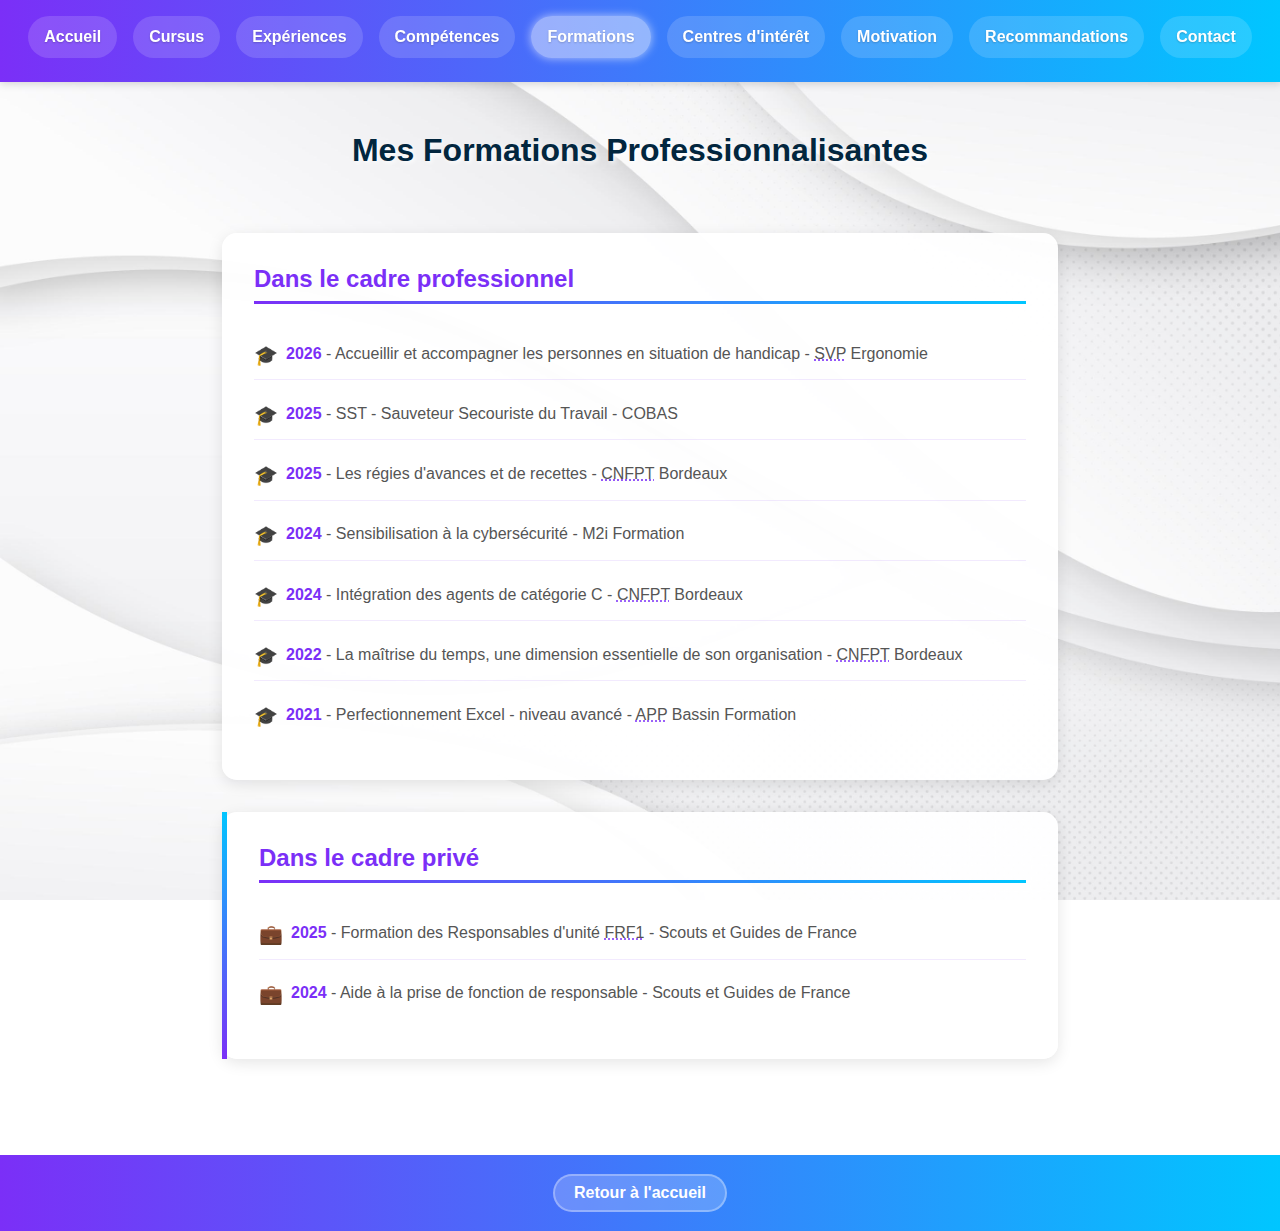
<file: components/formations.html>
<!DOCTYPE html>
<html lang="fr">
<head>
    <meta charset="UTF-8">
    <meta name="viewport" content="width=device-width, initial-scale=1.0">
    
    <!-- SEO Meta Tags -->
    <meta name="description" content="Formations professionnalisantes de Marion Martinelli : handicap, cybersécurité, Excel, régies, organisation du temps, formation de responsables scouts et plus encore.">
    <meta name="keywords" content="Marion Martinelli, formations professionnelles, CNFPT, cybersécurité, Excel, handicap, régies, scouts, développement professionnel">
    <meta name="author" content="Marion Martinelli">
    <meta name="robots" content="index, follow">
    
    <!-- Open Graph / Facebook -->
    <meta property="og:type" content="website">
    <meta property="og:url" content="https://votre-domaine.com/components/formations.html">
    <meta property="og:title" content="Mes Formations Professionnalisantes - Marion Martinelli">
    <meta property="og:description" content="Découvrez mes formations continues : handicap, cybersécurité, Excel, régies, organisation et responsabilités associatives.">
    <meta property="og:image" content="../assets/images/portrait.jpg">
    
    <!-- Twitter -->
    <meta property="twitter:card" content="summary_large_image">
    <meta property="twitter:url" content="https://votre-domaine.com/components/formations.html">
    <meta property="twitter:title" content="Mes Formations Professionnalisantes - Marion Martinelli">
    <meta property="twitter:description" content="Découvrez mes formations continues : handicap, cybersécurité, Excel, organisation et responsabilités associatives.">
    <meta property="twitter:image" content="../assets/images/portrait.jpg">
    
    <link rel="icon" href="../assets/images/logo-code.png" type="image/png">
    <link rel="stylesheet" href="../assets/css/style.css">
    <link rel="stylesheet" href="../assets/css/style-formations.css">
    
    <!-- Structured Data (JSON-LD) pour le SEO -->
    <script type="application/ld+json">
    {
      "@context": "https://schema.org",
      "@type": "Person",
      "name": "Marion Martinelli",
      "hasCredential": [
        {
          "@type": "EducationalOccupationalCredential",
          "name": "Accueillir et accompagner les personnes en situation de handicap",
          "credentialCategory": "Formation professionnelle",
          "recognizedBy": {
            "@type": "Organization",
            "name": "SVP Ergonomie"
          },
          "dateCreated": "2025"
        },
        {
          "@type": "EducationalOccupationalCredential",
          "name": "Les régies d'avances et de recettes",
          "credentialCategory": "Formation professionnelle",
          "recognizedBy": {
            "@type": "Organization",
            "name": "CNFPT Bordeaux"
          },
          "dateCreated": "2025"
        },
        {
          "@type": "EducationalOccupationalCredential",
          "name": "Sensibilisation à la cybersécurité",
          "credentialCategory": "Formation professionnelle",
          "recognizedBy": {
            "@type": "Organization",
            "name": "M2i Formation"
          },
          "dateCreated": "2024"
        },
        {
          "@type": "EducationalOccupationalCredential",
          "name": "Perfectionnement Excel - niveau avancé",
          "credentialCategory": "Formation professionnelle",
          "recognizedBy": {
            "@type": "Organization",
            "name": "APP Bassin Formation"
          },
          "dateCreated": "2021"
        }
      ]
    }
    </script>
    
    <title>Mes Formations Professionnalisantes - Marion Martinelli | Formation Continue</title>
</head>
<body>
    <!-- Lien d'évitement pour l'accessibilité -->
    <a href="#main-content" class="skip-link">Aller au contenu principal</a>
    
    <header>
        <nav role="navigation" aria-label="Navigation principale">
            <!-- Checkbox cachée pour gérer l'ouverture du menu (pure CSS) -->
            <input type="checkbox" id="menu-toggle" class="menu-checkbox" aria-label="Ouvrir/Fermer le menu de navigation">
            
            <!-- Label qui sert de bouton hamburger -->
            <label for="menu-toggle" class="menu-icon" tabindex="0">
                <span class="hamburger-icon" aria-hidden="true">
                    <span></span>
                    <span></span>
                    <span></span>
                </span>
                <span class="sr-only">Menu</span>
            </label>
            
            <ul>
                <li><a href="../index.html">Accueil</a></li>
                <li><a href="../components/cursus.html">Cursus</a></li>
                <li><a href="../components/experiences.html">Expériences</a></li>
                <li><a href="../components/competences.html">Compétences</a></li>
                <li><a href="../components/formations.html" aria-current="page" class="active">Formations</a></li>
                <li><a href="../components/centres-d-interet.html">Centres d'intérêt</a></li>
                <li><a href="../components/lettre-de-motivation.html">Motivation</a></li>
                <li><a href="../components/lettres-de-recommandation.html">Recommandations</a></li>
                <li><a href="../components/me-contacter.html">Contact</a></li>
            </ul>
        </nav>
        <h1>Mes Formations Professionnalisantes</h1>
    </header>

    <main id="main-content" role="main">
        <section aria-labelledby="formations-pro">
            <h2 id="formations-pro">Dans le cadre professionnel</h2>
            <ul>
                <li><time datetime="2026">2026</time> - Accueillir et accompagner les personnes en situation de handicap - <abbr title="Santé et Vie au Poste">SVP</abbr> Ergonomie</li>
                <li><time datetime="2025">2025</time> - SST - Sauveteur Secouriste du Travail - COBAS</li>
                <li><time datetime="2025">2025</time> - Les régies d'avances et de recettes - <abbr title="Centre National de la Fonction Publique Territoriale">CNFPT</abbr> Bordeaux</li>
                <li><time datetime="2024">2024</time> - Sensibilisation à la cybersécurité - M2i Formation</li>
                <li><time datetime="2024">2024</time> - Intégration des agents de catégorie C - <abbr title="Centre National de la Fonction Publique Territoriale">CNFPT</abbr> Bordeaux</li>
                <li><time datetime="2022">2022</time> - La maîtrise du temps, une dimension essentielle de son organisation - <abbr title="Centre National de la Fonction Publique Territoriale">CNFPT</abbr> Bordeaux</li>
                <li><time datetime="2021">2021</time> - Perfectionnement Excel - niveau avancé - <abbr title="Atelier de Pédagogie Personnalisée">APP</abbr> Bassin Formation</li>
            </ul>
        </section>

        <section aria-labelledby="formations-privees">
            <h2 id="formations-privees">Dans le cadre privé</h2>
            <ul>
                <li><time datetime="2025">2025</time> - Formation des Responsables d'unité <abbr title="Formation des Responsables de France - niveau 1">FRF1</abbr> - Scouts et Guides de France</li>
                <li><time datetime="2024">2024</time> - Aide à la prise de fonction de responsable - Scouts et Guides de France</li>
            </ul>
        </section>
    </main>

    <footer role="contentinfo">
        <a href="../index.html" class="btn-home" aria-label="Retourner à la page d'accueil">Retour à l'accueil</a>
    </footer>
</body>
</html>
</file>
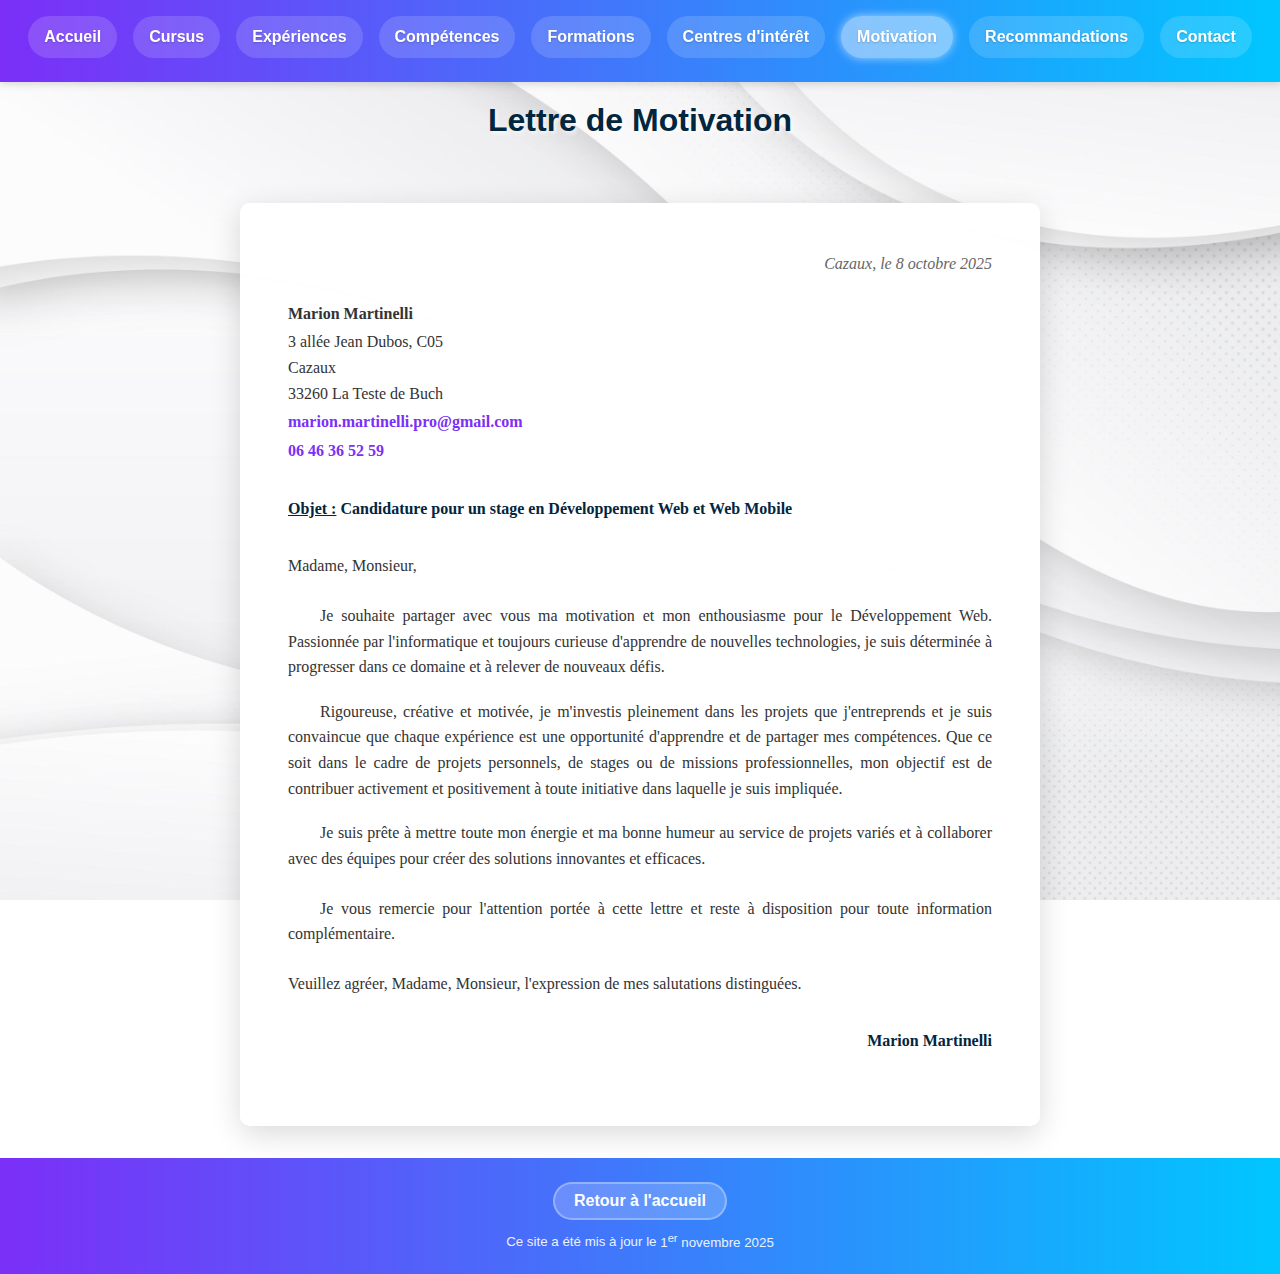
<file: components/lettre-de-motivation.html>
<!DOCTYPE html>
<html lang="fr">
<head>
    <meta charset="UTF-8">
    <meta name="viewport" content="width=device-width, initial-scale=1.0">
    
    <!-- SEO Meta Tags -->
    <meta name="description" content="Lettre de motivation de Marion Martinelli pour un stage en Développement Web et Web Mobile. Passionnée, rigoureuse et motivée à relever de nouveaux défis.">
    <meta name="keywords" content="Marion Martinelli, lettre de motivation, stage développement web, candidature, motivation, développeur web">
    <meta name="author" content="Marion Martinelli">
    <meta name="robots" content="index, follow">
    
    <!-- Open Graph / Facebook -->
    <meta property="og:type" content="website">
    <meta property="og:url" content="https://votre-domaine.com/components/lettre-de-motivation.html">
    <meta property="og:title" content="Lettre de Motivation - Marion Martinelli | Stage Développement Web">
    <meta property="og:description" content="Découvrez ma lettre de motivation pour un stage en Développement Web et Web Mobile.">
    <meta property="og:image" content="../assets/images/portrait.jpg">
    
    <!-- Twitter -->
    <meta property="twitter:card" content="summary_large_image">
    <meta property="twitter:url" content="https://votre-domaine.com/components/lettre-de-motivation.html">
    <meta property="twitter:title" content="Lettre de Motivation - Marion Martinelli | Stage Développement Web">
    <meta property="twitter:description" content="Découvrez ma lettre de motivation pour un stage en Développement Web et Web Mobile.">
    <meta property="twitter:image" content="../assets/images/portrait.jpg">
    
    <link rel="icon" href="../assets/images/logo-code.png" type="image/png">
    <link rel="stylesheet" href="../assets/css/style.css">
    <link rel="stylesheet" href="../assets/css/style-motivation.css">
    
    <title>Ma Lettre de Motivation - Marion Martinelli | Stage Développement Web</title>
</head>

<body>
    <!-- Lien d'évitement pour l'accessibilité -->
    <a href="#main-content" class="skip-link">Aller au contenu principal</a>
    
    <header>
        <nav role="navigation" aria-label="Navigation principale">
            <!-- Checkbox cachée pour gérer l'ouverture du menu (pure CSS) -->
            <input type="checkbox" id="menu-toggle" class="menu-checkbox" aria-label="Ouvrir/Fermer le menu de navigation">
            
            <!-- Label qui sert de bouton hamburger -->
            <label for="menu-toggle" class="menu-icon" tabindex="0">
                <span class="hamburger-icon" aria-hidden="true">
                    <span></span>
                    <span></span>
                    <span></span>
                </span>
                <span class="sr-only">Menu</span>
            </label>
            
            <ul>
                <li><a href="../index.html">Accueil</a></li>
                <li><a href="../components/cursus.html">Cursus</a></li>
                <li><a href="../components/experiences.html">Expériences</a></li>
                <li><a href="../components/competences.html">Compétences</a></li>
                <li><a href="../components/formations.html">Formations</a></li>
                <li><a href="../components/centres-d-interet.html">Centres d'intérêt</a></li>
                <li><a href="../components/lettre-de-motivation.html" aria-current="page" class="active">Motivation</a></li>
                <li><a href="../components/lettres-de-recommandation.html">Recommandations</a></li>
                <li><a href="../components/me-contacter.html">Contact</a></li>
            </ul>
        </nav>
        <h1>Lettre de Motivation</h1>
    </header>

    <main id="main-content" role="main">
        <article itemscope itemtype="https://schema.org/EmailMessage">
            <div class="letter-date">
                <p>Cazaux, le <time datetime="2025-10-08">8 octobre 2025</time></p>
                <!-- Note : Pour une mise à jour automatique, il faudra utiliser JavaScript -->
            </div>

            <div class="sender-address" itemprop="sender" itemscope itemtype="https://schema.org/Person">
                <address>
                    <p itemprop="name"><strong>Marion Martinelli</strong></p>
                    <p itemprop="address" itemscope itemtype="https://schema.org/PostalAddress">
                        <span itemprop="streetAddress">3 allée Jean Dubos, C05</span><br>
                        <span itemprop="addressLocality">Cazaux</span><br>
                        <span itemprop="postalCode">33260</span> <span itemprop="addressRegion">La Teste de Buch</span>
                    </p>
                    <p><a href="mailto:marion.martinelli.pro@gmail.com" itemprop="email">marion.martinelli.pro@gmail.com</a></p>
                    <p><a href="tel:+33646365259" itemprop="telephone" aria-label="Appeler Marion Martinelli au 06 46 36 52 59">06 46 36 52 59</a></p>
                </address>
            </div>

            <!-- Si destinataire connu
            <div class="destination" itemprop="recipient" itemscope itemtype="https://schema.org/Organization">
                <address>
                    <p itemprop="name">XXX</p>
                    <p itemprop="address">XXX</p>
                    <p>XXX</p>
                </address>
            </div> 
            -->

            <div class="letter-subject">
                <p itemprop="about"><strong>Objet :</strong> Candidature pour un stage en Développement Web et Web Mobile</p>
            </div>

            <div class="letter-body" itemprop="text">
                <p class="greeting">Madame, Monsieur,</p>

                <p>Je souhaite partager avec vous ma motivation et mon enthousiasme pour le Développement Web.
                    Passionnée par l'informatique et toujours curieuse d'apprendre de nouvelles technologies, 
                    je suis déterminée à progresser dans ce domaine et à relever de nouveaux défis.</p>

                <p>Rigoureuse, créative et motivée, je m'investis pleinement dans les projets que j'entreprends 
                    et je suis convaincue que chaque expérience est une opportunité d'apprendre et de partager mes compétences. 
                    Que ce soit dans le cadre de projets personnels, de stages ou de missions professionnelles, mon objectif est de 
                    contribuer activement et positivement à toute initiative dans laquelle je suis impliquée.</p>

                <p>Je suis prête à mettre toute mon énergie et ma bonne humeur au service de projets variés et à 
                    collaborer avec des équipes pour créer des solutions innovantes et efficaces.</p>

                <p class="closing">Je vous remercie pour l'attention portée à cette lettre et reste à disposition pour toute information complémentaire.</p>

                <p class="salutation">Veuillez agréer, Madame, Monsieur, l'expression de mes salutations distinguées.</p>
            
                <p class="signature"><strong>Marion Martinelli</strong></p>
            </div>
        </article>
    </main>

    <footer role="contentinfo">
        <a href="../index.html" class="btn-home" aria-label="Retourner à la page d'accueil">Retour à l'accueil</a>
        <small>Ce site a été mis à jour le <time datetime="2025-11-01">1<sup>er</sup> novembre 2025</time></small>
    </footer>
</body>

</html>
</file>
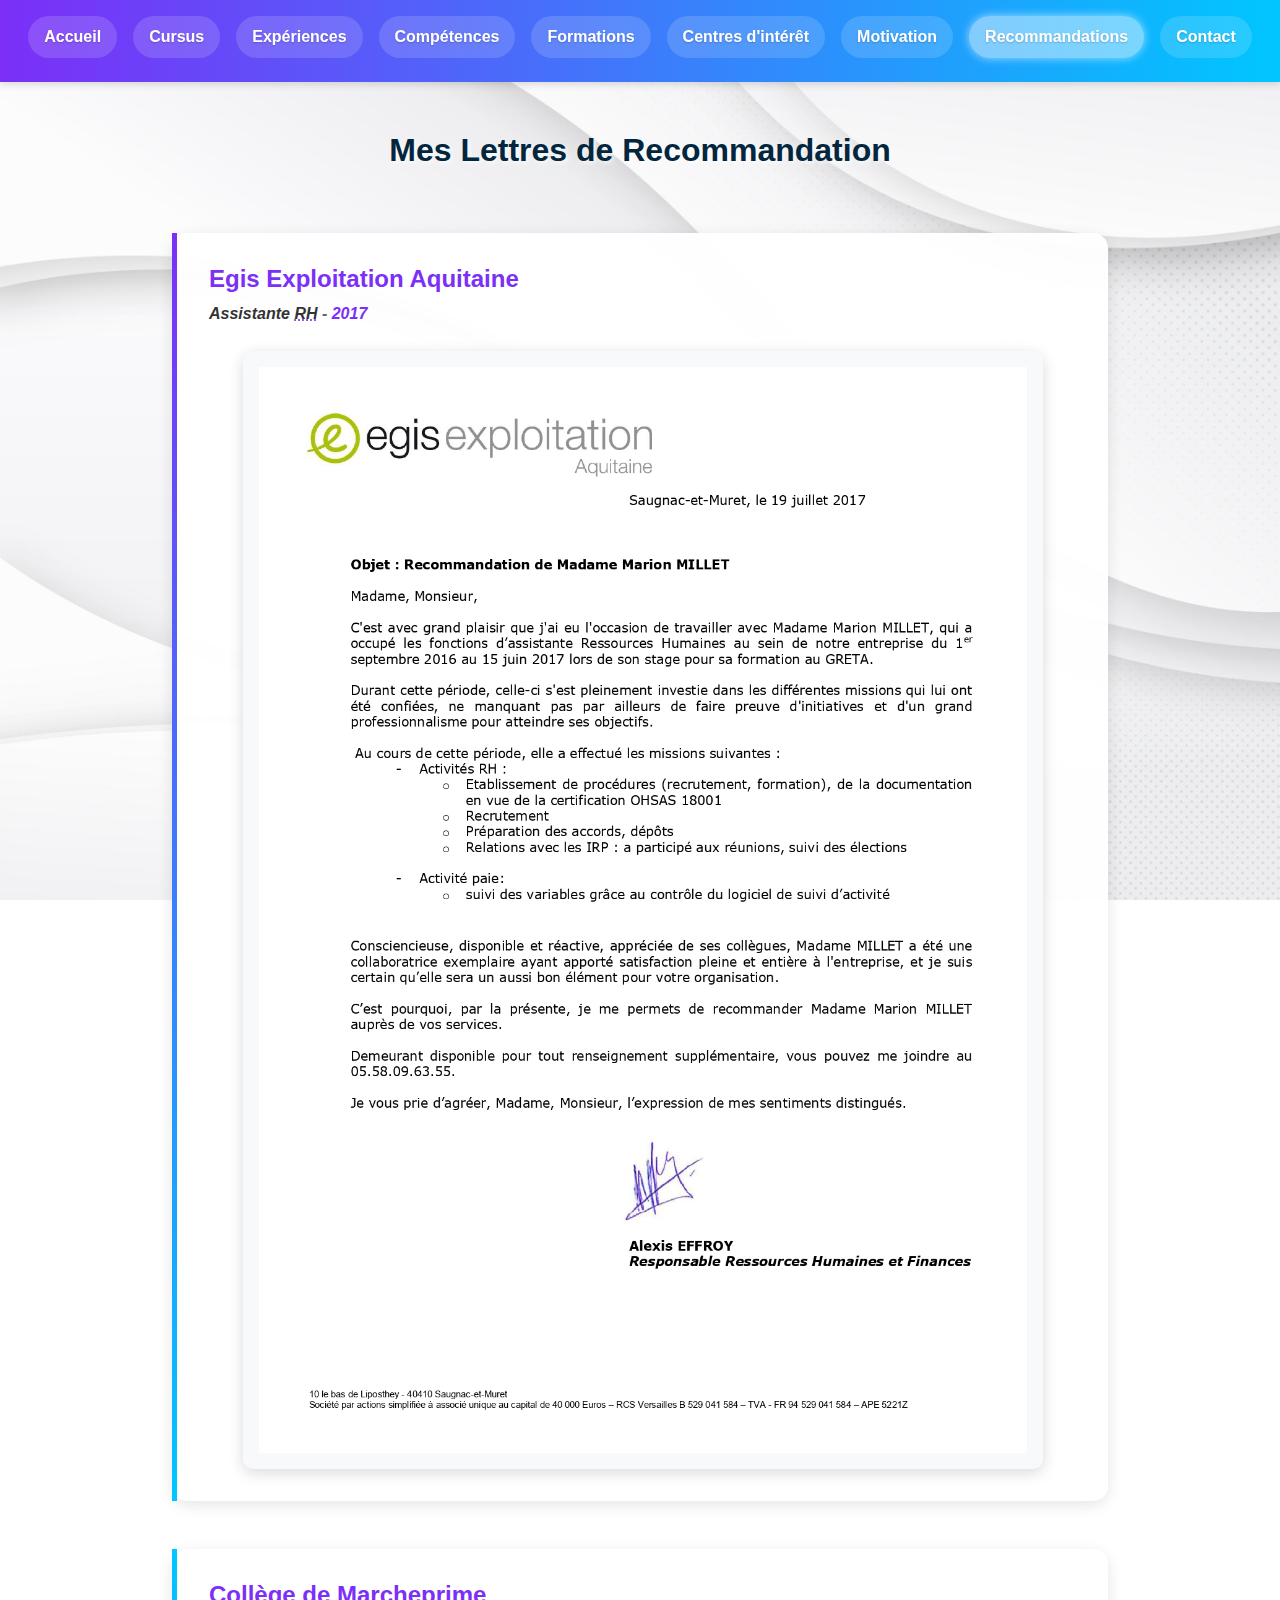
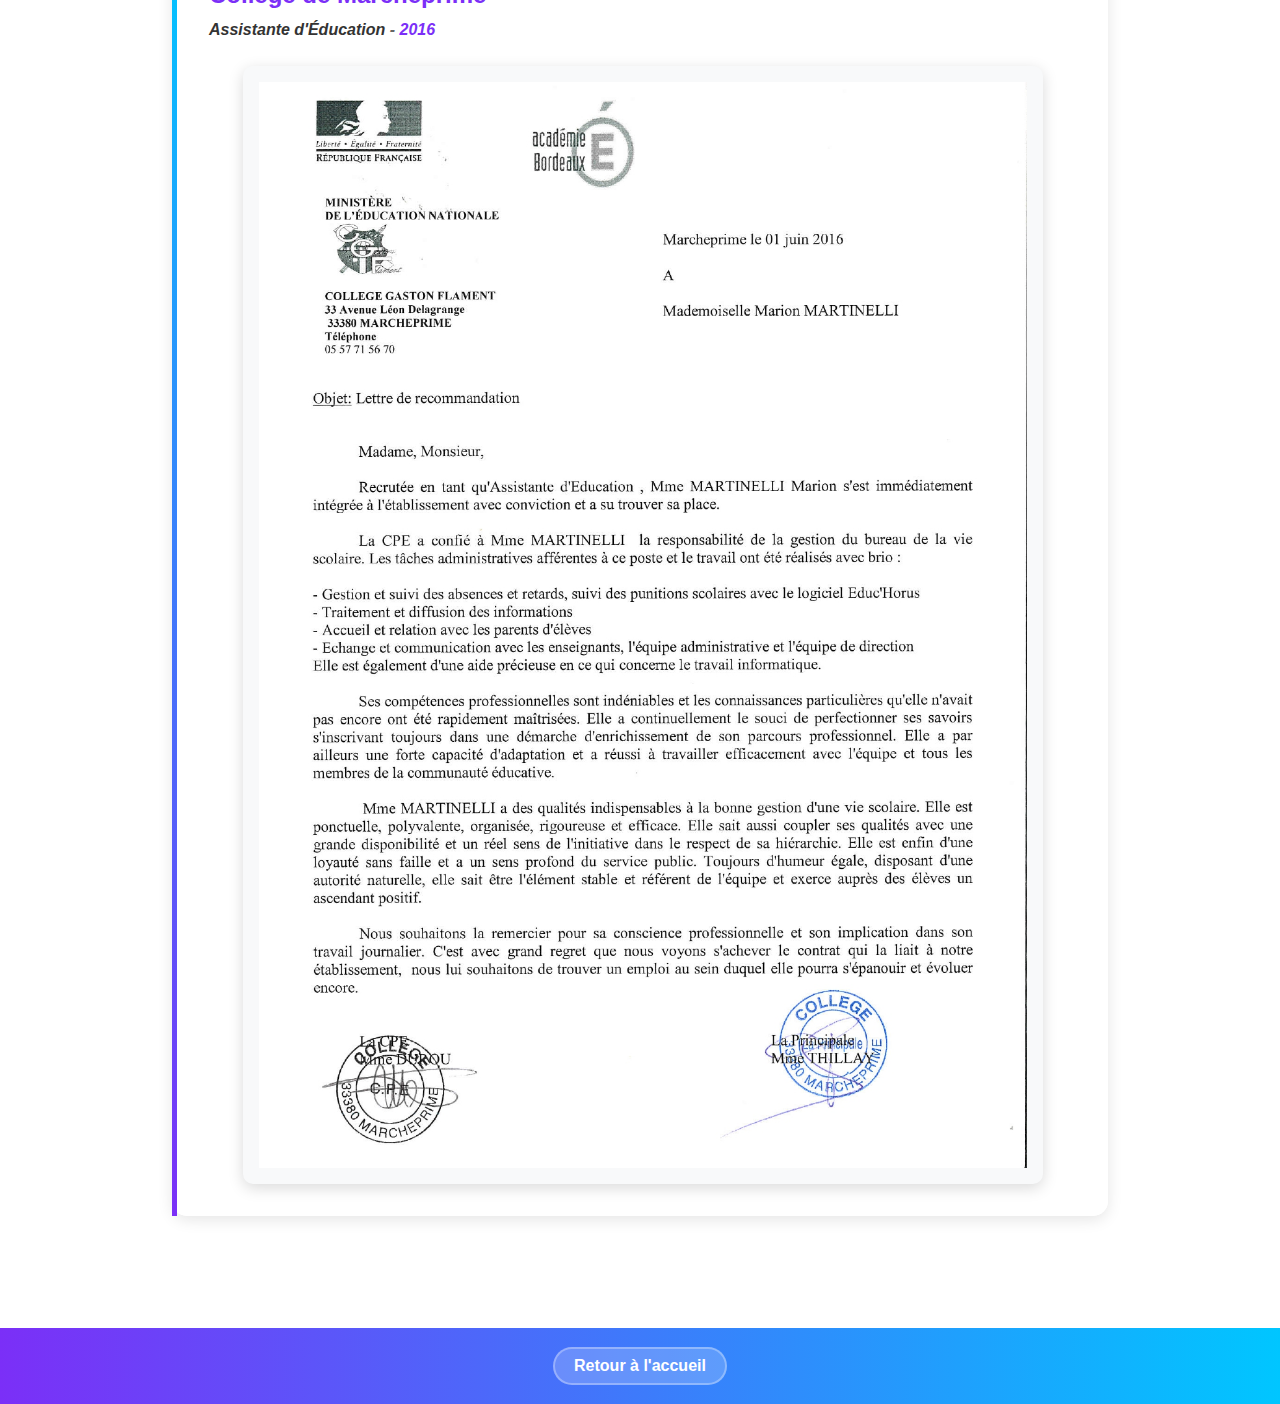
<file: components/lettres-de-recommandation.html>
<!DOCTYPE html>
<html lang="fr">
<head>
    <meta charset="UTF-8">
    <meta name="viewport" content="width=device-width, initial-scale=1.0">
    
    <!-- SEO Meta Tags -->
    <meta name="description" content="Lettres de recommandation de Marion Martinelli : recommandations professionnelles d'Egis Exploitation Aquitaine (Assistante RH) et du Collège de Marcheprime (Assistante d'Éducation).">
    <meta name="keywords" content="Marion Martinelli, lettres de recommandation, références professionnelles, recommandations, Egis, Collège Marcheprime, assistante RH">
    <meta name="author" content="Marion Martinelli">
    <meta name="robots" content="index, follow">
    
    <!-- Open Graph / Facebook -->
    <meta property="og:type" content="website">
    <meta property="og:url" content="https://votre-domaine.com/components/lettres-de-recommandation.html">
    <meta property="og:title" content="Mes Lettres de Recommandation - Marion Martinelli">
    <meta property="og:description" content="Découvrez mes recommandations professionnelles d'Egis Exploitation Aquitaine et du Collège de Marcheprime.">
    <meta property="og:image" content="../assets/images/portrait.jpg">
    
    <!-- Twitter -->
    <meta property="twitter:card" content="summary_large_image">
    <meta property="twitter:url" content="https://votre-domaine.com/components/lettres-de-recommandation.html">
    <meta property="twitter:title" content="Mes Lettres de Recommandation - Marion Martinelli">
    <meta property="twitter:description" content="Découvrez mes recommandations professionnelles d'Egis Exploitation Aquitaine et du Collège de Marcheprime.">
    <meta property="twitter:image" content="../assets/images/portrait.jpg">
    
    <link rel="icon" href="../assets/images/logo-code.png" type="image/png">
    <link rel="stylesheet" href="../assets/css/style.css">
    <link rel="stylesheet" href="../assets/css/style-recommandations.css">
    
    <!-- Structured Data (JSON-LD) pour le SEO -->
    <script type="application/ld+json">
    {
      "@context": "https://schema.org",
      "@type": "Person",
      "name": "Marion Martinelli",
      "hasCredential": [
        {
          "@type": "EducationalOccupationalCredential",
          "name": "Lettre de recommandation - Assistante RH",
          "credentialCategory": "Recommandation professionnelle",
          "recognizedBy": {
            "@type": "Organization",
            "name": "Egis Exploitation Aquitaine"
          },
          "dateCreated": "2017"
        },
        {
          "@type": "EducationalOccupationalCredential",
          "name": "Lettre de recommandation - Assistante d'Éducation",
          "credentialCategory": "Recommandation professionnelle",
          "recognizedBy": {
            "@type": "Organization",
            "name": "Collège de Marcheprime"
          },
          "dateCreated": "2016"
        }
      ]
    }
    </script>
    
    <title>Mes Lettres de Recommandation - Marion Martinelli | Références Professionnelles</title>
</head>

<body>
    <!-- Lien d'évitement pour l'accessibilité -->
    <a href="#main-content" class="skip-link">Aller au contenu principal</a>
    
    <header>
        <nav role="navigation" aria-label="Navigation principale">
            <!-- Checkbox cachée pour gérer l'ouverture du menu (pure CSS) -->
            <input type="checkbox" id="menu-toggle" class="menu-checkbox" aria-label="Ouvrir/Fermer le menu de navigation">
            
            <!-- Label qui sert de bouton hamburger -->
            <label for="menu-toggle" class="menu-icon" tabindex="0">
                <span class="hamburger-icon" aria-hidden="true">
                    <span></span>
                    <span></span>
                    <span></span>
                </span>
                <span class="sr-only">Menu</span>
            </label>
            
            <ul>
                <li><a href="../index.html">Accueil</a></li>
                <li><a href="../components/cursus.html">Cursus</a></li>
                <li><a href="../components/experiences.html">Expériences</a></li>
                <li><a href="../components/competences.html">Compétences</a></li>
                <li><a href="../components/formations.html">Formations</a></li>
                <li><a href="../components/centres-d-interet.html">Centres d'intérêt</a></li>
                <li><a href="../components/lettre-de-motivation.html">Motivation</a></li>
                <li><a href="../components/lettres-de-recommandation.html" aria-current="page" class="active">Recommandations</a></li>
                <li><a href="../components/me-contacter.html">Contact</a></li>
            </ul>
        </nav>
        <h1>Mes Lettres de Recommandation</h1>
    </header>

    <main id="main-content" role="main">
        <section aria-labelledby="recommandation-egis">
            <h2 id="recommandation-egis">Egis Exploitation Aquitaine</h2>
            <p><span class="job-title">Assistante <abbr title="Ressources Humaines">RH</abbr></span> - <time datetime="2017">2017</time></p>
            <figure>
                <img src="../assets/images/lettres-de-recommandation/recommandation-egis.jpg" 
                     alt="Lettre de recommandation d'Egis Exploitation Aquitaine pour le poste d'Assistante RH, datée de 2017" 
                     loading="lazy"
                     tabindex="0">
                <figcaption class="sr-only">Lettre de recommandation officielle d'Egis Exploitation Aquitaine attestant de mes compétences en tant qu'Assistante Ressources Humaines</figcaption>
            </figure>
        </section>

        <section aria-labelledby="recommandation-college">
            <h2 id="recommandation-college">Collège de Marcheprime</h2>
            <p><span class="job-title">Assistante d'Éducation</span> - <time datetime="2016">2016</time></p>
            <figure>
                <img src="../assets/images/lettres-de-recommandation/recommandation-college.jpg" 
                     alt="Lettre de recommandation du Collège de Marcheprime pour le poste d'Assistante d'Éducation, datée de 2016" 
                     loading="lazy"
                     tabindex="0">
                <figcaption class="sr-only">Lettre de recommandation officielle du Collège de Marcheprime attestant de mes compétences en tant qu'Assistante d'Éducation</figcaption>
            </figure>
        </section>
    </main>

    <footer role="contentinfo">
        <a href="../index.html" class="btn-home" aria-label="Retourner à la page d'accueil">Retour à l'accueil</a>
    </footer>
</body>
</html>
</file>
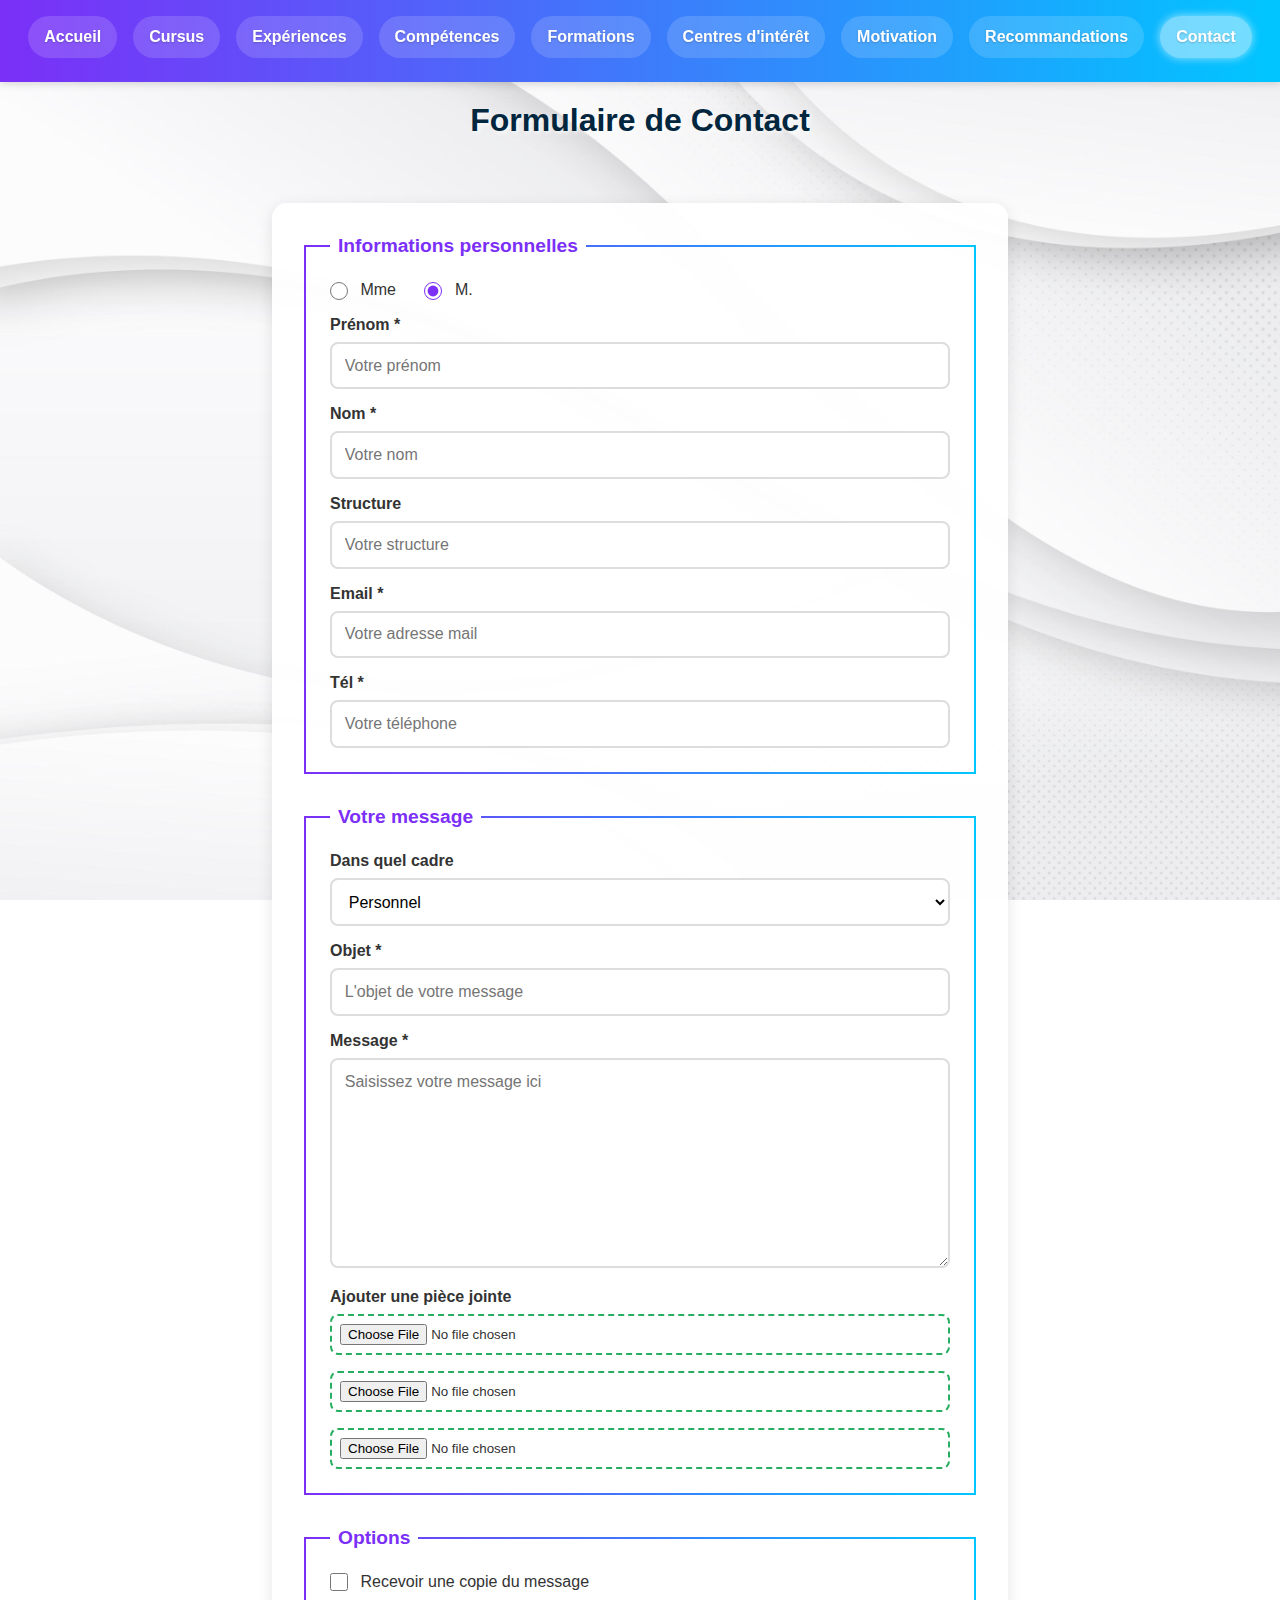
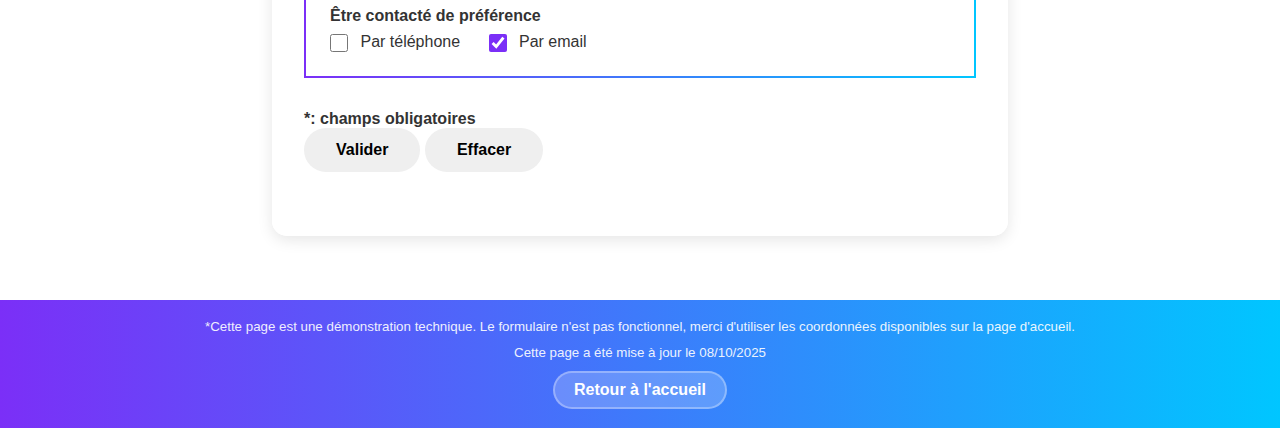
<file: components/me-contacter.html>
<!DOCTYPE html>
<html lang="fr">
<head>
    <meta charset="UTF-8">
    <meta name="viewport" content="width=device-width, initial-scale=1.0">
    <link rel="icon" href="../assets/images/logo-code.png" type="image/png">
    <link rel="stylesheet" href="../assets/css/style.css">
    <link rel="stylesheet" href="../assets/css/style-contact.css">
    <title>Me contacter</title>
</head>
<body>
    <header>
        <nav>
            <ul>
                <li><a href="../index.html" aria-label="Retourner à la page d'accueil">Accueil</a></li>
                <li><a href="../components/cursus.html" aria-label="Voir mon cursus et mes diplômes">Cursus</a></li>
                <li><a href="../components/experiences.html" aria-label="Voir mes expériences professionnelles">Expériences</a></li>
                <li><a href="../components/competences.html" aria-label="Voir mes compétences">Compétences</a></li>
                <li><a href="../components/formations.html" aria-label="Voir mes formations">Formations</a></li>
                <li><a href="../components/centres-d-interet.html" aria-label="Voir mes centres d'intérêt">Centres d'intérêt</a></li>
                <li><a href="../components/lettre-de-motivation.html" aria-label="Lire ma lettre de motivation">Motivation</a></li>
                <li><a href="../components/lettres-de-recommandation.html" aria-label="Lire mes lettres de recommandation">Recommandations</a></li>
                <li><a href="../components/me-contacter.html" aria-label="Me contacter" class="active">Contact</a></li>
            </ul>
        </nav>
        <h1>Formulaire de Contact</h1>
    </header>
    
    <main><!--Intégrer un tableau avec les jours et horaires de disponibilité-->
        <form action="#" method="post">
            <section>
                <fieldset>
                    <legend>Informations personnelles</legend>

                    <div>
                        <input type="radio" name="gender" id="Mme" value="Mme">
                        <label for="Mme">Mme</label>
                        <input type="radio" name="gender" id="M" value="M." checked>
                        <label for="M">M.</label>
                    </div>

                    <div>
                        <label for="firstname">Prénom *</label>
                        <input type="text" name="firstname" id="firstname" placeholder="Votre prénom" required>
                        <label for="lastname">Nom *</label>
                        <input type="text" name="lastname" id="lastname" placeholder="Votre nom" required>
                        <label for="structure">Structure</label>
                        <input type="text" name="structure" id="structure" placeholder="Votre structure">
                        <label for="email">Email *</label>
                        <input type="email" name="email" id="email" placeholder="Votre adresse mail" required>
                        <label for="tel">Tél *</label>
                        <input type="tel" name="tel" id="tel" placeholder="Votre téléphone" required>
                    </div>
                </fieldset>
            </section>

            <section>
                <fieldset>
                    <legend>Votre message</legend>

                    <div>
                        <label for="object">Dans quel cadre</label>
                        <select name="object" id="object">
                            <option value="private">Personnel</option>
                            <option value="professional">Professionnel</option>
                        </select>
                    </div>

                    <div>
                        <label for="topic">Objet *</label>
                        <input type="text" name="topic" id="topic" placeholder="L'objet de votre message" required>
                    </div>

                    <div>
                        <label for="message">Message *</label>
                        <textarea name="message" id="message" cols="60" rows="10" placeholder="Saisissez votre message ici" required></textarea>
                    </div>

                    <div>
                        <label for="attachment" >Ajouter une pièce jointe</label>
                        <input type="file" name="attachment" id="attachment">
                    </div>

                    <div>
                        <label for="attachment2" ></label>
                        <input type="file" name="attachment" id="attachment2">
                    </div>

                    <div>
                        <label for="attachment3" ></label>
                        <input type="file" name="attachment" id="attachment3">
                    </div>
                </fieldset>
            </section>

            <section>
                <fieldset>
                    <legend>Options</legend>

                    <div>
                        <input type="checkbox" name="copy" id="copy">
                        <label for="copy">Recevoir une copie du message</label>
                    </div>

                    <div>
                        <label>Être contacté de préférence</label>
                        <input type="checkbox" name="contact" id="contact-phone" value="phone">
                        <label for="contact-phone">Par téléphone</label>
                        <input type="checkbox" name="contact" id="contact-email" value="email" checked>
                        <label for="contact-email">Par email</label>
                    </div>
                </fieldset>
            </section>

            <section>
                <div>
                    <strong>*: champs obligatoires</strong>
                </div>

                <div> <!--Si je mets la class="button" dans le div ça ne fonctionne pas-->
                    <input class="button" type="submit" name="submit" id="submit" value="Valider">
                    <input class="button" type="reset" name="reset" id="reset" value="Effacer">
                </div>
            </section>
        </form>

    </main>
    
    <footer>
        <!-- Voir pour mettre à jour la date automatiquement avec JS-->
        <small>*Cette page est une démonstration technique. Le formulaire n'est pas fonctionnel, merci d'utiliser les coordonnées disponibles sur la page d'accueil.</small>
        <small>Cette page a été mise à jour le <time datetime="2025-10-08">08/10/2025</time></small>
        <a href="../index.html" class="btn-home">Retour à l'accueil</a>
    </footer>
</body>
</html>
</file>
<file: assets/css/style-index.css>
/* ===== STYLE SPÉCIFIQUE PAGE D'ACCUEIL ===== */

/* ===== STYLE DU HEADER ===== */
header {
    margin-top: 70px; /* Pour compenser la nav fixe */
    padding: 2rem 1rem;
    text-align: center;
    margin-bottom: 0; /* Changé de 2rem à 0 */
}

header h1 {
    color: #02263e;
    font-size: 2.5rem;
    margin: 0;
    margin-bottom: 0; /* Assuré à 0 car le h1 est maintenant dans header */
    text-shadow: 2px 2px 4px rgba(255, 255, 255, 0.8);
}

/* ===== MAIN ===== */
main {
    margin-top: 0;
    padding: 2rem;
    padding-top: 0; /* Ajouté pour compenser le déplacement du h1 */
}

/* Container du portrait */
.picture {
    display: flex;
    justify-content: center;
    margin: 0 auto;
    margin-bottom: 2rem;
    margin-top: 0; /* Ajouté pour s'assurer qu'il n'y a pas d'espace en haut */
}

.picture img {
    width: 20rem;
    height: 20rem;
    object-fit: cover;
    object-position: 90% 20%;
    border-radius: 50%;
    box-shadow: 0px 0px 30px rgba(0, 0, 0, 0.5), 
                -15px 0 30px #7b2ff7, 
                15px 0 30px #00c6ff;
    transition: transform 0.3s ease, box-shadow 0.3s ease;
}

.picture img:hover {
    transform: scale(1.05);
    box-shadow: 0px 0px 40px rgba(0, 0, 0, 0.6), 
                -20px 0 40px #7b2ff7, 
                20px 0 40px #00c6ff;
}

/* ===== SECTIONS ===== */
section {
    background: rgba(255, 255, 255, 0.9);
    padding: 1.5rem;
    margin-bottom: 2rem;
    border-radius: 15px;
    box-shadow: 0 4px 15px rgba(0, 0, 0, 0.1);
    transition: transform 0.3s ease, box-shadow 0.3s ease;
}

section:hover {
    transform: translateY(-5px);
    box-shadow: 0 8px 25px rgba(0, 0, 0, 0.15);
}

section h2 {
    color: #7b2ff7;
    margin-top: 0;
    margin-bottom: 1rem;
    padding-bottom: 0.5rem;
    border-bottom: 3px solid;
    border-image: linear-gradient(90deg, #7b2ff7, #00c6ff) 1;
}

/* ===== SECTION À PROPOS ===== */
section p {
    font-size: 1.05rem;
    line-height: 1.8;
    color: #333;
}

/* ===== COORDONNÉES ===== */
address {
    font-style: normal;
}

address ul {
    list-style: none;
    margin-left: 0;
}

address li {
    margin-bottom: 0.8rem;
    font-size: 1rem;
}

address a {
    color: #7b2ff7;
    text-decoration: none;
    font-weight: 600;
    transition: color 0.3s ease;
}

address a:hover {
    color: #00c6ff;
    text-decoration: underline;
}

/* ===== INFORMATIONS UTILES ===== */
section ul {
    list-style: none;
    margin-left: 0;
}

section li {
    padding: 0.5rem 0;
    padding-left: 1.5rem;
    position: relative;
}

section li::before {
    content: "▸";
    position: absolute;
    left: 0;
    color: #7b2ff7;
    font-weight: bold;
}

/* ===== LIENS UTILES ===== */
section:last-of-type ul {
    display: grid;
    grid-template-columns: repeat(auto-fit, minmax(200px, 1fr));
    gap: 1rem;
    margin-left: 0;
}

section:last-of-type li {
    padding: 0;
}

section:last-of-type li::before {
    content: none;
}

section:last-of-type a {
    display: block;
    padding: 0.8rem 1.2rem;
    background: linear-gradient(135deg, #7b2ff7, #00c6ff);
    color: #ffffff;
    text-decoration: none;
    text-align: center;
    border-radius: 25px;
    font-weight: bold;
    transition: transform 0.3s ease, box-shadow 0.3s ease;
    box-shadow: 0 4px 10px rgba(123, 47, 247, 0.3);
}

section:last-of-type a:hover {
    transform: translateY(-3px);
    box-shadow: 0 6px 20px rgba(123, 47, 247, 0.5);
}

/* ===== RESPONSIVE ===== */
@media (max-width: 768px) {
    header {
        margin-top: 60px;
        padding: 1.5rem 1rem;
    }
    
    header h1 {
        font-size: 2rem;
    }
    
    main {
        padding: 1rem;
        padding-top: 0; /* Ajouté */
    }
    
    .picture img {
        width: 15rem;
        height: 15rem;
    }
    
    section {
        padding: 1rem;
    }
    
    section:last-of-type ul {
        grid-template-columns: 1fr;
    }
}

@media (max-width: 480px) {
    header {
        margin-top: 55px;
        padding: 1rem;
    }
    
    header h1 {
        font-size: 1.5rem;
    }
    
    .picture img {
        width: 12rem;
        height: 12rem;
    }
    
    section h2 {
        font-size: 1.3rem;
    }
}
</file>
<file: assets/css/style-interets.css>
/* ===== STYLE SPÉCIFIQUE PAGE CENTRES D'INTÉRÊT ===== */

/* ===== STYLE DU HEADER ===== */
header {
    margin-top: 100px; /* ✅ DESKTOP : Compense la nav de 1rem (environ 32px de hauteur totale) */
    padding: 2rem 1rem;
    text-align: center;
    margin-bottom: 0;
}

header h1 {
    color: #02263e;
    font-size: 2.5rem;
    margin: 0;
    text-shadow: 2px 2px 4px rgba(255, 255, 255, 0.8);
}

/* ===== MAIN ===== */
main {
    max-width: 1200px;
    margin: 0 auto;
    padding: 2rem;
    padding-top: 0; /* Ajouté pour compenser le déplacement du h1 */
}

/* ===== GRILLE D'IMAGES ===== */
section {
    display: grid;
    grid-template-columns: repeat(auto-fit, minmax(280px, 1fr));
    gap: 2rem;
    margin-top: 2rem; /* Ajouté pour espacer du header */
}

/* ===== FIGURES (CARTES D'INTÉRÊT) ===== */
figure {
    background: rgba(255, 255, 255, 0.95);
    border-radius: 15px;
    overflow: hidden;
    box-shadow: 0 4px 15px rgba(0, 0, 0, 0.1);
    transition: transform 0.3s ease, box-shadow 0.3s ease;
    margin: 0;
    cursor: pointer;
}

figure:hover {
    transform: translateY(-10px) scale(1.02);
    box-shadow: 0 8px 30px rgba(123, 47, 247, 0.3);
}

/* Focus visible pour l'accessibilité */
figure:focus-within {
    outline: 3px solid #7b2ff7;
    outline-offset: 3px;
}

/* ===== IMAGES ===== */
figure img {
    width: 100%;
    height: 250px;
    object-fit: cover;
    display: block;
    transition: transform 0.3s ease;
}

figure:hover img {
    transform: scale(1.1);
}

/* ===== LÉGENDES ===== */
figcaption {
    padding: 1.2rem;
    text-align: center;
    color: #333;
    font-weight: 600;
    font-size: 1rem;
    background: linear-gradient(135deg, rgba(123, 47, 247, 0.05), rgba(0, 198, 255, 0.05));
    min-height: 70px;
    display: flex;
    align-items: center;
    justify-content: center;
}

/* ===== RESPONSIVE ===== */
@media (max-width: 768px) {
    header {
        margin-top: 85px; /* ✅ TABLETTE : Compense la nav haute (2.5rem) */
        padding: 1.5rem 1rem;
    }
    
    header h1 {
        font-size: 2rem;
    }
    
    main {
        padding: 1rem;
        padding-top: 0; /* Ajouté */
    }
    
    section {
        grid-template-columns: repeat(auto-fit, minmax(250px, 1fr));
        gap: 1.5rem;
    }
    
    figure img {
        height: 220px;
    }
    
    figcaption {
        padding: 1rem;
        font-size: 0.95rem;
        min-height: 60px;
    }
}

@media (max-width: 480px) {
    header {
        margin-top: 80px; /* ✅ MOBILE : Compense la nav haute (2.5rem) */
        padding: 1rem;
    }
    
    header h1 {
        font-size: 1.5rem;
    }
    
    section {
        grid-template-columns: 1fr;
        gap: 1.5rem;
    }
    
    figure img {
        height: 200px;
    }
    
    figcaption {
        font-size: 0.9rem;
        min-height: 55px;
    }
}

/* ===== ANIMATIONS AU CHARGEMENT ===== */
@keyframes fadeInUp {
    from {
        opacity: 0;
        transform: translateY(30px);
    }
    to {
        opacity: 1;
        transform: translateY(0);
    }
}

figure {
    animation: fadeInUp 0.6s ease-out backwards;
}

figure:nth-child(1) { animation-delay: 0s; }
figure:nth-child(2) { animation-delay: 0.1s; }
figure:nth-child(3) { animation-delay: 0.2s; }
figure:nth-child(4) { animation-delay: 0.3s; }
figure:nth-child(5) { animation-delay: 0.4s; }
figure:nth-child(6) { animation-delay: 0.5s; }
figure:nth-child(7) { animation-delay: 0.6s; }
figure:nth-child(8) { animation-delay: 0.7s; }
figure:nth-child(9) { animation-delay: 0.8s; }

/* Respect de la préférence de mouvement réduit */
@media (prefers-reduced-motion: reduce) {
    figure,
    figure img {
        animation: none !important;
        transition: none !important;
    }
    
    figure:hover {
        transform: none;
    }
    
    figure:hover img {
        transform: none;
    }
}

/* ===== MODE SOMBRE ===== */
@media (prefers-color-scheme: dark) {
    figure {
        background: rgba(40, 40, 40, 0.95);
    }
    
    figcaption {
        color: #e0e0e0;
        background: linear-gradient(135deg, rgba(123, 47, 247, 0.15), rgba(0, 198, 255, 0.15));
    }
}

/* ===== MODE CONTRASTE ÉLEVÉ ===== */
@media (prefers-contrast: high) {
    figure {
        border: 2px solid currentColor;
    }
    
    figcaption {
        border-top: 2px solid currentColor;
    }
}
</file>
<file: assets/css/style-competences.css>
/* ===== STYLE SPÉCIFIQUE PAGE COMPÉTENCES ===== */

/* ===== STYLE DU HEADER ===== */
header {
    margin-top: 70px; /* Pour compenser la nav fixe */
    padding: 2rem 1rem;
    text-align: center;
    margin-bottom: 0;
}

header h1 {
    color: #02263e;
    font-size: 2rem;
    margin: 0;
    text-shadow: 2px 2px 4px rgba(255, 255, 255, 0.8);
}

/* ===== MAIN ===== */
main {
    max-width: 1000px;
    margin: 0 auto;
    padding: 2rem;
    padding-top: 0; /* Ajouté pour compenser le déplacement du h1 */
}

/* ===== SECTIONS ===== */
section {
    margin-bottom: 3rem;
    margin-top: 2rem; /* Ajouté pour espacer du header */
}

section:first-of-type {
    margin-top: 2rem; /* Espacement pour la première section */
}

section > h2 {
    color: #7b2ff7;
    font-size: 1.8rem;
    margin-bottom: 2rem;
    padding-bottom: 0.5rem;
    border-bottom: 3px solid;
    border-image: linear-gradient(90deg, #7b2ff7, #00c6ff) 1;
}

/* ===== ARTICLES (CATÉGORIES DE COMPÉTENCES) ===== */
article {
    background: rgba(255, 255, 255, 0.95);
    padding: 1.5rem;
    margin-bottom: 1.5rem;
    border-radius: 15px;
    box-shadow: 0 4px 15px rgba(0, 0, 0, 0.1);
    transition: transform 0.3s ease, box-shadow 0.3s ease;
    border-left: 5px solid #7b2ff7;
}

article:hover {
    transform: translateY(-3px);
    box-shadow: 0 6px 20px rgba(0, 0, 0, 0.15);
}

/* Focus visible pour l'accessibilité */
article:focus-within {
    outline: 3px solid #7b2ff7;
    outline-offset: 3px;
}

/* ===== TITRES DES COMPÉTENCES ===== */
article h3 {
    color: #02263e;
    font-size: 1.2rem;
    margin-top: 0;
    margin-bottom: 1rem;
}

/* ===== LISTES DES COMPÉTENCES ===== */
article ul {
    margin-left: 0;
    margin-bottom: 0;
    list-style: none;
}

article li {
    padding: 0.4rem 0;
    padding-left: 1.8rem;
    position: relative;
    color: #555;
    line-height: 1.6;
}

article li::before {
    content: "✨";
    position: absolute;
    left: 0;
    font-size: 1.1rem;
}

/* ===== DISTINCTION COMPÉTENCES INFORMATIQUES ===== */
section:first-of-type article {
    border-left: 5px solid;
    border-image: linear-gradient(180deg, #7b2ff7, #00c6ff) 1;
}

section:first-of-type article li::before {
    content: "💻";
}

/* ===== ABRÉVIATIONS ===== */
abbr[title] {
    text-decoration: underline dotted #7b2ff7;
    cursor: help;
    border-bottom: none;
}

abbr[title]:hover,
abbr[title]:focus {
    text-decoration-color: #00c6ff;
    color: #7b2ff7;
}

/* ===== RESPONSIVE ===== */
@media (max-width: 768px) {
    header {
        margin-top: 85px;
        padding: 1.5rem 1rem;
    }
    
    header h1 {
        font-size: 1.5rem;
    }
    
    main {
        padding: 1rem;
        padding-top: 0; /* Ajouté */
    }
    
    section > h2 {
        font-size: 1.4rem;
    }
    
    article {
        padding: 1rem;
    }
    
    article h3 {
        font-size: 1.1rem;
    }
}

@media (max-width: 480px) {
    header {
        margin-top: 80px;
        padding: 1rem;
    }
    
    header h1 {
        font-size: 1.3rem;
    }
    
    section > h2 {
        font-size: 1.2rem;
    }
    
    article {
        padding: 0.8rem;
    }
    
    article h3 {
        font-size: 1rem;
    }
    
    article li {
        font-size: 0.9rem;
        padding-left: 1.5rem;
    }
}

/* ===== ANIMATIONS AU CHARGEMENT ===== */
@keyframes slideInLeft {
    from {
        opacity: 0;
        transform: translateX(-30px);
    }
    to {
        opacity: 1;
        transform: translateX(0);
    }
}

article {
    animation: slideInLeft 0.5s ease-out backwards;
}

article:nth-child(1) { animation-delay: 0s; }
article:nth-child(2) { animation-delay: 0.1s; }
article:nth-child(3) { animation-delay: 0.2s; }
article:nth-child(4) { animation-delay: 0.3s; }
article:nth-child(5) { animation-delay: 0.4s; }
article:nth-child(6) { animation-delay: 0.5s; }
article:nth-child(7) { animation-delay: 0.6s; }

/* ===== MODE SOMBRE ===== */
@media (prefers-color-scheme: dark) {
    article {
        background: rgba(40, 40, 40, 0.95);
        border-left-color: #00c6ff;
    }
    
    article h3 {
        color: #00c6ff;
    }
    
    article li {
        color: #e0e0e0;
    }
    
    section > h2 {
        color: #00c6ff;
    }
    
    abbr[title] {
        text-decoration-color: #00c6ff;
    }
    
    abbr[title]:hover,
    abbr[title]:focus {
        color: #00c6ff;
    }
}

/* ===== MODE CONTRASTE ÉLEVÉ ===== */
@media (prefers-contrast: high) {
    article {
        border: 2px solid currentColor;
        border-left-width: 5px;
    }
    
    section > h2 {
        border-bottom: 3px solid currentColor;
    }
}

/* ===== RESPECT DE LA PRÉFÉRENCE DE MOUVEMENT RÉDUIT ===== */
@media (prefers-reduced-motion: reduce) {
    article {
        animation: none !important;
        transition: none !important;
    }
    
    article:hover {
        transform: none;
    }
}

/* ===== IMPRESSION ===== */
@media print {
    header {
        margin-top: 0;
        padding: 1rem;
    }
    
    article {
        page-break-inside: avoid;
        box-shadow: none;
        border: 1px solid #ddd;
    }
    
    article:hover {
        transform: none;
        box-shadow: none;
    }
}
</file>
<file: assets/css/style-cursus.css>
/* ===== STYLE SPÉCIFIQUE PAGE CURSUS ===== */

/* ===== STYLE DU HEADER ===== */
header {
    margin-top: 70px; /* Pour compenser la nav fixe */
    padding: 2rem 1rem;
    text-align: center;
    margin-bottom: 0;
}

header h1 {
    color: #02263e;
    font-size: 2rem;
    margin: 0;
    text-shadow: 2px 2px 4px rgba(255, 255, 255, 0.8);
}

/* ===== MAIN ===== */
main {
    max-width: 900px;
    margin: 0 auto;
    padding: 2rem;
    padding-top: 3rem; /* Ajouté pour espacer du header */
    position: relative;
}

/* ===== TIMELINE ===== */
/* Ligne verticale de la timeline */
main::before {
    content: "";
    position: absolute;
    left: 50%;
    top: 80px; /* Ajusté de 150px à 80px */
    bottom: 100px;
    width: 4px;
    background: linear-gradient(180deg, #7b2ff7, #00c6ff);
    transform: translateX(-50%);
    z-index: 0;
}

/* ===== SECTIONS DIPLÔMES ===== */
section {
    position: relative;
    background: rgba(255, 255, 255, 0.95);
    padding: 1.5rem;
    margin-bottom: 3rem;
    border-radius: 15px;
    box-shadow: 0 4px 15px rgba(0, 0, 0, 0.1);
    transition: transform 0.3s ease, box-shadow 0.3s ease;
    z-index: 1;
    width: calc(50% - 40px);
}

section:hover {
    transform: translateY(-5px);
    box-shadow: 0 8px 25px rgba(0, 0, 0, 0.2);
}

/* Alternance gauche/droite */
section:nth-child(odd) {
    margin-left: 0;
    margin-right: auto;
}

section:nth-child(even) {
    margin-left: auto;
    margin-right: 0;
}

/* Point sur la timeline */
section::before {
    content: "";
    position: absolute;
    top: 30px;
    width: 20px;
    height: 20px;
    background: linear-gradient(135deg, #7b2ff7, #00c6ff);
    border: 4px solid #ffffff;
    border-radius: 50%;
    box-shadow: 0 0 10px rgba(123, 47, 247, 0.5);
    z-index: 2;
}

section:nth-child(odd)::before {
    right: -50px;
}

section:nth-child(even)::before {
    left: -50px;
}

/* ===== CONTENU DES SECTIONS ===== */
section h2 {
    color: #7b2ff7;
    font-size: 1.3rem;
    margin-top: 0;
    margin-bottom: 0.5rem;
}

section small {
    color: #666;
    font-weight: 600;
    display: block;
    margin-bottom: 1rem;
    font-size: 0.95rem;
}

section img {
    width: 100%;
    height: auto;
    max-height: 400px;
    object-fit: contain;
    border-radius: 10px;
    box-shadow: 0 4px 10px rgba(0, 0, 0, 0.1);
    transition: transform 0.3s ease;
    background: #f8f9fa;
    padding: 0.5rem;
}

section img:hover {
    transform: scale(1.02);
    cursor: pointer;
}

/* Image "En cours" spécifique */
section img[alt="En cours"] {
    max-height: 150px;
    opacity: 0.7;
}

/* ===== RESPONSIVE ===== */
@media (max-width: 768px) {
    header {
        margin-top: 60px;
        padding: 1.5rem 1rem;
    }
    
    header h1 {
        font-size: 1.5rem;
    }
    
    main {
        padding-top: 2rem; /* Ajouté */
    }
    
    /* Suppression de la timeline sur mobile */
    main::before {
        left: 20px;
        top: 40px; /* Ajusté */
        transform: none;
    }
    
    section {
        width: 100%;
        margin-left: 50px !important;
        margin-right: 0 !important;
    }
    
    section::before {
        left: -35px !important;
        right: auto !important;
    }
    
    section h2 {
        font-size: 1.1rem;
    }
}

@media (max-width: 480px) {
    header {
        margin-top: 55px;
        padding: 1rem;
    }
    
    main {
        padding: 1rem;
        padding-top: 1.5rem; /* Ajouté */
    }
    
    section {
        margin-left: 40px !important;
        padding: 1rem;
    }
    
    section::before {
        left: -30px !important;
        width: 15px;
        height: 15px;
    }
}
</file>
<file: assets/css/style-experiences.css>
/* ===== STYLE SPÉCIFIQUE PAGE EXPÉRIENCES ===== */

/* ===== STYLE DU HEADER ===== */
header {
    margin-top: 70px; /* Pour compenser la nav fixe */
    padding: 2rem 1rem;
    text-align: center;
    margin-bottom: 0;
}

header h1 {
    color: #02263e;
    font-size: 2rem;
    margin: 0;
    text-shadow: 2px 2px 4px rgba(255, 255, 255, 0.8);
}

/* ===== MAIN ===== */
main {
    max-width: 1000px;
    margin: 0 auto;
    padding: 2rem;
    padding-top: 0; /* Ajouté pour compenser le déplacement du h1 */
}

/* ===== SECTIONS ===== */
section {
    margin-bottom: 3rem;
    margin-top: 2rem; /* Ajouté pour espacer du header */
}

section:first-of-type {
    margin-top: 2rem; /* Espacement pour la première section */
}

section > h2 {
    color: #7b2ff7;
    font-size: 1.8rem;
    margin-bottom: 2rem;
    padding-bottom: 0.5rem;
    border-bottom: 3px solid;
    border-image: linear-gradient(90deg, #7b2ff7, #00c6ff) 1;
}

/* ===== ARTICLES (EXPÉRIENCES) ===== */
article {
    background: rgba(255, 255, 255, 0.95);
    padding: 1.5rem;
    margin-bottom: 1.5rem;
    border-radius: 15px;
    box-shadow: 0 4px 15px rgba(0, 0, 0, 0.1);
    transition: transform 0.3s ease, box-shadow 0.3s ease;
    border-left: 5px solid;
    border-image: linear-gradient(180deg, #7b2ff7, #00c6ff) 1;
}

article:hover {
    transform: translateX(5px);
    box-shadow: 0 6px 20px rgba(0, 0, 0, 0.15);
}

/* Focus visible pour l'accessibilité */
article:focus-within {
    outline: 3px solid #7b2ff7;
    outline-offset: 3px;
}

/* ===== TITRES DES EXPÉRIENCES ===== */
article h3 {
    color: #02263e;
    font-size: 1.2rem;
    margin-top: 0;
    margin-bottom: 1rem;
    line-height: 1.4;
}

/* ===== LISTES DES MISSIONS ===== */
article ul {
    margin-left: 0;
    margin-bottom: 1rem;
    list-style: none;
}

article li {
    padding: 0.3rem 0;
    padding-left: 1.5rem;
    position: relative;
    color: #555;
    line-height: 1.6;
}

article li::before {
    content: "▸";
    position: absolute;
    left: 0;
    color: #7b2ff7;
    font-weight: bold;
}

/* ===== DATES ===== */
article small {
    color: #7b2ff7;
    font-weight: bold;
    font-size: 0.95rem;
    display: block;
    margin-top: 0.5rem;
}

/* ===== PARAGRAPHES DESCRIPTIFS ===== */
article p {
    color: #666;
    line-height: 1.6;
    margin-bottom: 0.5rem;
}

/* ===== ABRÉVIATIONS ===== */
abbr[title] {
    text-decoration: underline dotted #7b2ff7;
    cursor: help;
    border-bottom: none;
}

abbr[title]:hover,
abbr[title]:focus {
    text-decoration-color: #00c6ff;
    color: #7b2ff7;
}

/* ===== DISTINCTION AUTRES EXPÉRIENCES ===== */
section:nth-of-type(2) article {
    border-left: 5px solid;
    border-image: linear-gradient(180deg, #00c6ff, #7b2ff7) 1;
}

section:nth-of-type(2) article:hover {
    transform: translateX(5px);
}

section:nth-of-type(2) article li::before {
    content: "▸";
}

/* ===== ANIMATIONS AU CHARGEMENT ===== */
@keyframes slideInRight {
    from {
        opacity: 0;
        transform: translateX(50px);
    }
    to {
        opacity: 1;
        transform: translateX(0);
    }
}

article {
    animation: slideInRight 0.5s ease-out backwards;
}

/* Délais d'animation progressifs */
article:nth-child(1) { animation-delay: 0s; }
article:nth-child(2) { animation-delay: 0.1s; }
article:nth-child(3) { animation-delay: 0.15s; }
article:nth-child(4) { animation-delay: 0.2s; }
article:nth-child(5) { animation-delay: 0.25s; }
article:nth-child(6) { animation-delay: 0.3s; }
article:nth-child(7) { animation-delay: 0.35s; }
article:nth-child(8) { animation-delay: 0.4s; }
article:nth-child(9) { animation-delay: 0.45s; }
article:nth-child(10) { animation-delay: 0.5s; }

/* ===== RESPONSIVE ===== */
@media (max-width: 768px) {
    header {
        margin-top: 60px;
        padding: 1.5rem 1rem;
    }
    
    header h1 {
        font-size: 1.5rem;
    }
    
    main {
        padding: 1rem;
        padding-top: 0; /* Ajouté */
    }
    
    section > h2 {
        font-size: 1.4rem;
    }
    
    article {
        padding: 1rem;
    }
    
    article h3 {
        font-size: 1.1rem;
    }
}

@media (max-width: 480px) {
    header {
        margin-top: 55px;
        padding: 1rem;
    }
    
    header h1 {
        font-size: 1.3rem;
    }
    
    section > h2 {
        font-size: 1.2rem;
    }
    
    article {
        padding: 0.8rem;
    }
    
    article h3 {
        font-size: 1rem;
    }
    
    article li {
        font-size: 0.9rem;
        padding-left: 1.3rem;
    }
    
    article small {
        font-size: 0.85rem;
    }
}

/* ===== MODE SOMBRE ===== */
@media (prefers-color-scheme: dark) {
    article {
        background: rgba(40, 40, 40, 0.95);
    }
    
    article h3 {
        color: #00c6ff;
    }
    
    article li {
        color: #e0e0e0;
    }
    
    article p {
        color: #b0b0b0;
    }
    
    article small {
        color: #00c6ff;
    }
    
    section > h2 {
        color: #00c6ff;
    }
    
    abbr[title] {
        text-decoration-color: #00c6ff;
    }
    
    abbr[title]:hover,
    abbr[title]:focus {
        color: #00c6ff;
    }
}

/* ===== MODE CONTRASTE ÉLEVÉ ===== */
@media (prefers-contrast: high) {
    article {
        border: 2px solid currentColor;
        border-left-width: 5px;
    }
    
    section > h2 {
        border-bottom: 3px solid currentColor;
    }
    
    article li::before {
        font-size: 1.2rem;
    }
}

/* ===== RESPECT DE LA PRÉFÉRENCE DE MOUVEMENT RÉDUIT ===== */
@media (prefers-reduced-motion: reduce) {
    article {
        animation: none !important;
        transition: none !important;
    }
    
    article:hover {
        transform: none;
    }
}

/* ===== IMPRESSION ===== */
@media print {
    header {
        margin-top: 0;
        padding: 1rem;
    }
    
    article {
        page-break-inside: avoid;
        box-shadow: none;
        border: 1px solid #ddd;
        border-left-width: 3px;
    }
    
    article:hover {
        transform: none;
        box-shadow: none;
    }
    
    article small {
        color: #333;
    }
}
</file>
<file: assets/css/style-formations.css>
/* ===== STYLE SPÉCIFIQUE PAGE FORMATIONS ===== */

/* ===== STYLE DU HEADER ===== */
header {
    margin-top: 100px; /* Pour compenser la nav fixe */
    padding: 2rem 1rem;
    text-align: center;
    margin-bottom: 0;
}

header h1 {
    color: #02263e;
    font-size: 2rem;
    margin: 0;
    text-shadow: 2px 2px 4px rgba(255, 255, 255, 0.8);
}

/* ===== MAIN ===== */
main {
    max-width: 900px;
    margin: 0 auto;
    padding: 2rem;
    padding-top: 0; /* Ajouté pour compenser le déplacement du h1 */
}

/* ===== SECTIONS ===== */
section {
    background: rgba(255, 255, 255, 0.95);
    padding: 2rem;
    margin-bottom: 2rem;
    border-radius: 15px;
    box-shadow: 0 4px 15px rgba(0, 0, 0, 0.1);
    transition: transform 0.3s ease, box-shadow 0.3s ease;
}

section:first-of-type {
    margin-top: 2rem; /* Ajouté pour espacer du header */
}

section:hover {
    transform: translateY(-5px);
    box-shadow: 0 8px 25px rgba(0, 0, 0, 0.15);
}

/* Focus visible pour l'accessibilité */
section:focus-within {
    outline: 3px solid #7b2ff7;
    outline-offset: 3px;
}

section h2 {
    color: #7b2ff7;
    font-size: 1.5rem;
    margin-top: 0;
    margin-bottom: 1.5rem;
    padding-bottom: 0.5rem;
    border-bottom: 3px solid;
    border-image: linear-gradient(90deg, #7b2ff7, #00c6ff) 1;
}

/* ===== LISTES DES FORMATIONS ===== */
section ul {
    list-style: none;
    margin-left: 0;
    margin-bottom: 0;
}

section li {
    padding: 0.8rem 0;
    padding-left: 2rem;
    position: relative;
    color: #555;
    line-height: 1.6;
    border-bottom: 1px solid rgba(123, 47, 247, 0.1);
    transition: all 0.3s ease;
}

section li:last-child {
    border-bottom: none;
}

section li:hover {
    padding-left: 2.5rem;
    color: #333;
    background: rgba(123, 47, 247, 0.05);
}

section li:focus-within {
    background: rgba(123, 47, 247, 0.08);
    outline: 2px solid #7b2ff7;
    outline-offset: 2px;
}

/* Icône avant chaque formation */
section li::before {
    content: "🎓";
    position: absolute;
    left: 0;
    font-size: 1.2rem;
}

/* Style pour les années */
section li time {
    font-weight: 600;
    color: #7b2ff7;
}

/* ===== ABRÉVIATIONS ===== */
abbr[title] {
    text-decoration: underline dotted #7b2ff7;
    cursor: help;
    border-bottom: none;
}

abbr[title]:hover,
abbr[title]:focus {
    text-decoration-color: #00c6ff;
    color: #7b2ff7;
}

/* ===== DISTINCTION FORMATIONS PRIVÉES ===== */
section:nth-of-type(2) {
    border-left: 5px solid;
    border-image: linear-gradient(180deg, #00c6ff, #7b2ff7) 1;
}

section:nth-of-type(2) li::before {
    content: "💼";
}

/* ===== ANIMATIONS AU CHARGEMENT ===== */
@keyframes fadeInUp {
    from {
        opacity: 0;
        transform: translateY(20px);
    }
    to {
        opacity: 1;
        transform: translateY(0);
    }
}

section {
    animation: fadeInUp 0.6s ease-out backwards;
}

section:nth-of-type(1) { animation-delay: 0s; }
section:nth-of-type(2) { animation-delay: 0.2s; }

/* Animation des éléments de liste */
@keyframes slideInLeft {
    from {
        opacity: 0;
        transform: translateX(-20px);
    }
    to {
        opacity: 1;
        transform: translateX(0);
    }
}

section li {
    animation: slideInLeft 0.4s ease-out backwards;
}

section:nth-of-type(1) li:nth-child(1) { animation-delay: 0.1s; }
section:nth-of-type(1) li:nth-child(2) { animation-delay: 0.15s; }
section:nth-of-type(1) li:nth-child(3) { animation-delay: 0.2s; }
section:nth-of-type(1) li:nth-child(4) { animation-delay: 0.25s; }
section:nth-of-type(1) li:nth-child(5) { animation-delay: 0.3s; }
section:nth-of-type(1) li:nth-child(6) { animation-delay: 0.35s; }

section:nth-of-type(2) li:nth-child(1) { animation-delay: 0.4s; }
section:nth-of-type(2) li:nth-child(2) { animation-delay: 0.45s; }

/* ===== RESPONSIVE ===== */
@media (max-width: 768px) {
    header {
        margin-top: 85px;
        padding: 1.5rem 1rem;
    }
    
    header h1 {
        font-size: 1.5rem;
    }
    
    main {
        padding: 1rem;
        padding-top: 0; /* Ajouté */
    }
    
    section {
        padding: 1.5rem;
    }
    
    section h2 {
        font-size: 1.3rem;
    }
    
    section li {
        padding-left: 2rem;
        font-size: 0.95rem;
    }
    
    section li:hover {
        padding-left: 2.3rem;
    }
}

@media (max-width: 480px) {
    header {
        margin-top: 80px;
        padding: 1rem;
    }
    
    header h1 {
        font-size: 1.3rem;
    }
    
    section {
        padding: 1rem;
    }
    
    section h2 {
        font-size: 1.2rem;
    }
    
    section li {
        padding: 0.6rem 0;
        padding-left: 1.8rem;
        font-size: 0.9rem;
    }
    
    section li::before {
        font-size: 1rem;
    }
    
    section li:hover {
        padding-left: 2rem;
    }
}

/* ===== MODE SOMBRE ===== */
@media (prefers-color-scheme: dark) {
    section {
        background: rgba(40, 40, 40, 0.95);
    }
    
    section h2 {
        color: #00c6ff;
    }
    
    section li {
        color: #e0e0e0;
        border-bottom-color: rgba(0, 198, 255, 0.2);
    }
    
    section li:hover {
        background: rgba(0, 198, 255, 0.1);
    }
    
    section li time {
        color: #00c6ff;
    }
    
    abbr[title] {
        text-decoration-color: #00c6ff;
    }
    
    abbr[title]:hover,
    abbr[title]:focus {
        color: #00c6ff;
    }
}

/* ===== MODE CONTRASTE ÉLEVÉ ===== */
@media (prefers-contrast: high) {
    section {
        border: 2px solid currentColor;
    }
    
    section h2 {
        border-bottom: 3px solid currentColor;
    }
    
    section li {
        border-bottom: 2px solid currentColor;
    }
    
    section:nth-of-type(2) {
        border-left-width: 5px;
    }
}

/* ===== RESPECT DE LA PRÉFÉRENCE DE MOUVEMENT RÉDUIT ===== */
@media (prefers-reduced-motion: reduce) {
    section,
    section li {
        animation: none !important;
        transition: none !important;
    }
    
    section:hover {
        transform: none;
    }
    
    section li:hover {
        padding-left: 2rem;
    }
}

/* ===== IMPRESSION ===== */
@media print {
    header {
        margin-top: 0;
        padding: 1rem;
    }
    
    section {
        page-break-inside: avoid;
        box-shadow: none;
        border: 1px solid #ddd;
    }
    
    section:hover {
        transform: none;
        box-shadow: none;
    }
    
    section li {
        border-bottom: 1px solid #ddd;
    }
    
    section li:hover {
        background: none;
        padding-left: 2rem;
    }
    
    section li time {
        color: #333;
    }
}
</file>
<file: assets/css/style-motivation.css>
/* ===== STYLE SPÉCIFIQUE PAGE LETTRE DE MOTIVATION ===== */

/* ===== STYLE DU HEADER ===== */
header {
    margin-top: 70px; /* Pour compenser la nav fixe */
    padding: 2rem 1rem;
    text-align: center;
    margin-bottom: 0;
}

header h1 {
    color: #02263e;
    font-size: 2rem;
    margin: 0;
    text-shadow: 2px 2px 4px rgba(255, 255, 255, 0.8);
    font-family: 'Poppins', sans-serif;
}

/* ===== MAIN ===== */
main {
    max-width: 800px;
    margin: 0 auto;
    margin-top: 2rem; /* Ajouté pour espacer du header */
    padding: 3rem;
    background: rgba(255, 255, 255, 0.98);
    box-shadow: 0 8px 30px rgba(0, 0, 0, 0.15);
    border-radius: 10px;
    font-family: 'Georgia', 'Times New Roman', serif;
}

/* Focus visible pour l'accessibilité */
main:focus-within {
    outline: 3px solid #7b2ff7;
    outline-offset: 5px;
}

/* ===== ARTICLE (CONTENEUR DE LA LETTRE) ===== */
article {
    position: relative;
}

/* ===== MISE EN PAGE LETTRE ===== */
article > div {
    margin-bottom: 1.5rem;
}

/* Date */
.letter-date {
    text-align: right;
    font-style: italic;
    color: #666;
}

.letter-date time {
    font-weight: 500;
}

/* Adresse expéditeur */
.sender-address address {
    font-style: normal;
    line-height: 1.6;
    color: #333;
}

.sender-address address p {
    margin: 0.2rem 0;
}

.sender-address address a {
    color: #7b2ff7;
    text-decoration: none;
    font-weight: 600;
    transition: color 0.3s ease;
}

.sender-address address a:hover,
.sender-address address a:focus {
    color: #00c6ff;
    text-decoration: underline;
}

/* Adresse destinataire */
.destination {
    margin-top: 2rem;
    margin-left: auto;
    text-align: right;
    max-width: 300px;
}

.destination address {
    font-style: normal;
    line-height: 1.6;
    color: #333;
}

.destination address p {
    margin: 0.2rem 0;
}

/* Objet */
.letter-subject {
    margin-top: 2rem;
    margin-bottom: 2rem;
}

.letter-subject p {
    font-weight: bold;
    color: #02263e;
}

.letter-subject strong {
    text-decoration: underline;
}

/* Corps de la lettre */
.letter-body {
    text-align: justify;
    line-height: 1.8;
    color: #333;
}

.letter-body p {
    margin-bottom: 1.2rem;
    text-indent: 2rem;
}

/* Premier paragraphe (salutation) */
.letter-body .greeting {
    text-indent: 0;
    margin-bottom: 1.5rem;
    font-weight: 500;
}

/* Paragraphe de clôture */
.letter-body .closing {
    margin-top: 1.5rem;
}

/* Formule de politesse */
.letter-body .salutation {
    text-indent: 0;
    margin-top: 1.5rem;
}

/* Signature */
.letter-body .signature {
    text-align: right;
    font-weight: bold;
    color: #02263e;
    margin-top: 2rem;
    text-indent: 0;
}

/* ===== ANIMATIONS AU CHARGEMENT ===== */
@keyframes fadeIn {
    from {
        opacity: 0;
        transform: translateY(20px);
    }
    to {
        opacity: 1;
        transform: translateY(0);
    }
}

main {
    animation: fadeIn 0.8s ease-out;
}

/* ===== FOOTER ===== */
footer {
    background: linear-gradient(90deg, #7b2ff7, #00c6ff);
    color: #ffffff;
    padding: 1.5rem 1rem;
    display: flex;
    flex-direction: column;
    gap: 0.7rem;
    align-items: center;
    margin-top: 2rem;
}

/* ===== RESPONSIVE ===== */
@media (max-width: 768px) {
    header {
        margin-top: 60px;
        padding: 1.5rem 1rem;
    }
    
    header h1 {
        font-size: 1.5rem;
    }
    
    main {
        padding: 2rem 1.5rem;
        margin: 2rem 1rem 0; /* Ajusté */
    }
    
    .letter-body {
        text-align: left;
    }
    
    .letter-body p {
        text-indent: 0;
        margin-bottom: 1rem;
    }
    
    .destination {
        text-align: left;
        margin-left: 0;
    }
}

@media (max-width: 480px) {
    header {
        margin-top: 55px;
        padding: 1rem;
    }
    
    header h1 {
        font-size: 1.3rem;
    }
    
    main {
        padding: 1.5rem 1rem;
        font-size: 0.95rem;
    }
    
    .letter-body {
        line-height: 1.6;
    }
    
    .letter-date {
        font-size: 0.9rem;
    }
    
    .sender-address {
        font-size: 0.9rem;
    }
}

/* ===== MODE SOMBRE ===== */
@media (prefers-color-scheme: dark) {
    main {
        background: rgba(30, 30, 30, 0.98);
    }
    
    .letter-date {
        color: #b0b0b0;
    }
    
    .sender-address address,
    .destination address,
    .letter-body {
        color: #e0e0e0;
    }
    
    .sender-address address a {
        color: #00c6ff;
    }
    
    .sender-address address a:hover,
    .sender-address address a:focus {
        color: #7b2ff7;
    }
    
    .letter-subject p {
        color: #00c6ff;
    }
    
    .letter-body .signature {
        color: #00c6ff;
    }
}

/* ===== MODE CONTRASTE ÉLEVÉ ===== */
@media (prefers-contrast: high) {
    main {
        border: 3px solid currentColor;
    }
    
    .sender-address address a,
    .letter-subject p {
        border-bottom: 2px solid currentColor;
    }
}

/* ===== RESPECT DE LA PRÉFÉRENCE DE MOUVEMENT RÉDUIT ===== */
@media (prefers-reduced-motion: reduce) {
    main {
        animation: none !important;
    }
}

/* ===== EFFET D'IMPRESSION ===== */
@media print {
    body {
        background: white;
    }
    
    header {
        display: none;
    }
    
    nav, footer {
        display: none !important;
    }
    
    main {
        box-shadow: none;
        max-width: 100%;
        margin: 0;
        padding: 2cm;
        background: white;
    }
    
    .letter-body {
        text-align: justify;
    }
    
    .letter-body p {
        text-indent: 2rem;
    }
    
    .letter-body .greeting,
    .letter-body .salutation {
        text-indent: 0;
    }
    
    .sender-address address a {
        color: #000;
        text-decoration: none;
    }
    
    /* Éviter les sauts de page au milieu de paragraphes */
    p {
        page-break-inside: avoid;
    }
    
    /* S'assurer que la signature reste avec la formule de politesse */
    .letter-body .salutation,
    .letter-body .signature {
        page-break-inside: avoid;
        page-break-before: avoid;
    }
}
</file>
<file: assets/css/style-recommandations.css>
/* ===== STYLE SPÉCIFIQUE PAGE LETTRES DE RECOMMANDATION ===== */

/* ===== STYLE DU HEADER ===== */
header {
    margin-top: 100px; /* Pour compenser la nav fixe */
    padding: 2rem 1rem;
    text-align: center;
    margin-bottom: 0;
}

header h1 {
    color: #02263e;
    font-size: 2rem;
    margin: 0;
    text-shadow: 2px 2px 4px rgba(255, 255, 255, 0.8);
}

/* ===== MAIN ===== */
main {
    max-width: 1000px;
    margin: 0 auto;
    padding: 2rem;
    padding-top: 0; /* Ajouté pour compenser le déplacement du h1 */
}

/* ===== SECTIONS (CHAQUE LETTRE) ===== */
section {
    background: rgba(255, 255, 255, 0.95);
    padding: 2rem;
    margin-bottom: 3rem;
    border-radius: 15px;
    box-shadow: 0 4px 15px rgba(0, 0, 0, 0.1);
    transition: transform 0.3s ease, box-shadow 0.3s ease;
}

section:first-of-type {
    margin-top: 2rem; /* Ajouté pour espacer du header */
}

section:hover {
    transform: translateY(-5px);
    box-shadow: 0 8px 25px rgba(0, 0, 0, 0.15);
}

/* Focus visible pour l'accessibilité */
section:focus-within {
    outline: 3px solid #7b2ff7;
    outline-offset: 3px;
}

/* ===== TITRES DES LETTRES ===== */
section h2 {
    color: #7b2ff7;
    font-size: 1.5rem;
    margin-top: 0;
    margin-bottom: 0.5rem;
}

/* ===== INFORMATIONS (POSTE ET ANNÉE) ===== */
section p {
    color: #666;
    font-weight: 600;
    font-size: 1rem;
    margin-bottom: 1.5rem;
    font-style: italic;
}

.job-title {
    color: #333;
}

section p time {
    font-weight: 700;
    color: #7b2ff7;
}

/* ===== ABRÉVIATIONS ===== */
abbr[title] {
    text-decoration: underline dotted #7b2ff7;
    cursor: help;
    border-bottom: none;
}

abbr[title]:hover,
abbr[title]:focus {
    text-decoration-color: #00c6ff;
    color: #7b2ff7;
}

/* ===== FIGURE ET IMAGES DES LETTRES ===== */
figure {
    margin: 0;
    position: relative;
}

section img {
    width: 100%;
    height: auto;
    max-width: 800px;
    margin: 0 auto;
    display: block;
    border-radius: 10px;
    box-shadow: 0 4px 15px rgba(0, 0, 0, 0.15);
    transition: transform 0.3s ease, box-shadow 0.3s ease;
    cursor: pointer;
    background: #f8f9fa;
    padding: 1rem;
}

section img:hover {
    transform: scale(1.02);
    box-shadow: 0 8px 25px rgba(123, 47, 247, 0.3);
}

/* Focus visible sur les images pour navigation clavier */
section img:focus {
    outline: 3px solid #7b2ff7;
    outline-offset: 5px;
    transform: scale(1.02);
}

/* ===== EFFET DE DISTINCTION ENTRE LES LETTRES ===== */
section:nth-of-type(odd) {
    border-left: 5px solid;
    border-image: linear-gradient(180deg, #7b2ff7, #00c6ff) 1;
}

section:nth-of-type(even) {
    border-left: 5px solid;
    border-image: linear-gradient(180deg, #00c6ff, #7b2ff7) 1;
}

/* ===== ANIMATIONS AU CHARGEMENT ===== */
@keyframes slideInUp {
    from {
        opacity: 0;
        transform: translateY(40px);
    }
    to {
        opacity: 1;
        transform: translateY(0);
    }
}

section {
    animation: slideInUp 0.6s ease-out backwards;
}

section:nth-of-type(1) { animation-delay: 0s; }
section:nth-of-type(2) { animation-delay: 0.2s; }
section:nth-of-type(3) { animation-delay: 0.4s; }
section:nth-of-type(4) { animation-delay: 0.6s; }

/* ===== RESPONSIVE ===== */
@media (max-width: 768px) {
    header {
        margin-top: 85px;
        padding: 1.5rem 1rem;
    }
    
    header h1 {
        font-size: 1.5rem;
    }
    
    main {
        padding: 1rem;
        padding-top: 0; /* Ajouté */
    }
    
    section {
        padding: 1.5rem;
        margin-bottom: 2rem;
    }
    
    section h2 {
        font-size: 1.3rem;
    }
    
    section img {
        padding: 0.5rem;
    }
}

@media (max-width: 480px) {
    header {
        margin-top: 80px;
        padding: 1rem;
    }
    
    header h1 {
        font-size: 1.3rem;
    }
    
    section {
        padding: 1rem;
    }
    
    section h2 {
        font-size: 1.2rem;
    }
    
    section p {
        font-size: 0.9rem;
    }
    
    section img {
        border-radius: 8px;
        padding: 0.3rem;
    }
}

/* ===== MODE SOMBRE ===== */
@media (prefers-color-scheme: dark) {
    section {
        background: rgba(40, 40, 40, 0.95);
    }
    
    section h2 {
        color: #00c6ff;
    }
    
    section p {
        color: #b0b0b0;
    }
    
    .job-title {
        color: #e0e0e0;
    }
    
    section p time {
        color: #00c6ff;
    }
    
    section img {
        background: #2d2d2d;
        border: 1px solid #444;
    }
    
    abbr[title] {
        text-decoration-color: #00c6ff;
    }
    
    abbr[title]:hover,
    abbr[title]:focus {
        color: #00c6ff;
    }
}

/* ===== MODE CONTRASTE ÉLEVÉ ===== */
@media (prefers-contrast: high) {
    section {
        border: 2px solid currentColor;
        border-left-width: 5px;
    }
    
    section img {
        border: 3px solid currentColor;
    }
}

/* ===== RESPECT DE LA PRÉFÉRENCE DE MOUVEMENT RÉDUIT ===== */
@media (prefers-reduced-motion: reduce) {
    section,
    section img {
        animation: none !important;
        transition: none !important;
    }
    
    section:hover,
    section img:hover {
        transform: none;
    }
}

/* ===== EFFET LIGHTBOX (OPTIONNEL) ===== */
/* Si tu veux ajouter un effet de zoom en cliquant sur l'image plus tard */
section img:active {
    transform: scale(0.98);
}

/* ===== IMPRESSION ===== */
@media print {
    header {
        margin-top: 0;
        padding: 1rem;
    }
    
    section {
        page-break-inside: avoid;
        box-shadow: none;
        border: 1px solid #ddd;
        border-left-width: 3px;
    }
    
    section:hover {
        transform: none;
        box-shadow: none;
    }
    
    section img {
        max-width: 100%;
        page-break-inside: avoid;
        box-shadow: none;
        padding: 0;
    }
    
    section img:hover {
        transform: none;
    }
}
</file>
<file: assets/css/style-contact.css>
/* ===== STYLE SPÉCIFIQUE PAGE CONTACT ===== */

/* ===== STYLE DU HEADER ===== */
header {
    margin-top: 70px; /* Pour compenser la nav fixe */
    padding: 2rem 1rem;
    text-align: center;
    margin-bottom: 0;
}

header h1 {
    color: #02263e;
    font-size: 2rem;
    margin: 0;
    text-shadow: 2px 2px 4px rgba(255, 255, 255, 0.8);
}

/* ===== MAIN ===== */
main {
    max-width: 800px;
    margin: 0 auto;
    padding: 2rem;
    padding-top: 0; /* Ajouté pour compenser le déplacement du h1 */
}

/* ===== FORMULAIRE ===== */
form {
    background: rgba(255, 255, 255, 0.95);
    padding: 2rem;
    border-radius: 15px;
    box-shadow: 0 4px 15px rgba(0, 0, 0, 0.1);
    margin-top: 2rem; /* Ajouté pour espacer du header */
}

form > section {
    margin-bottom: 2rem;
}

/* ===== FIELDSETS ===== */
fieldset {
    border: 2px solid;
    border-image: linear-gradient(90deg, #7b2ff7, #00c6ff) 1;
    border-radius: 10px;
    padding: 1.5rem;
    margin-bottom: 1.5rem;
}

legend {
    color: #7b2ff7;
    font-weight: bold;
    font-size: 1.2rem;
    padding: 0 0.5rem;
}

/* ===== GROUPES DE CHAMPS ===== */
fieldset > div {
    margin-bottom: 1rem;
}

fieldset > div:last-child {
    margin-bottom: 0;
}

/* ===== LABELS ===== */
label {
    display: block;
    color: #333;
    font-weight: 600;
    margin-bottom: 0.5rem;
    margin-top: 1rem;
}

label:first-of-type {
    margin-top: 0;
}

.field-label {
    display: block;
    color: #333;
    font-weight: 600;
    margin-bottom: 0.5rem;
}

/* Labels pour radio et checkbox (inline) */
input[type="radio"] + label,
input[type="checkbox"] + label {
    display: inline;
    margin-left: 0.5rem;
    margin-right: 1.5rem;
    margin-top: 0;
    font-weight: normal;
    cursor: pointer;
}

/* Abréviations pour champs obligatoires */
abbr[title] {
    color: #e74c3c;
    text-decoration: none;
    font-weight: bold;
    cursor: help;
}

/* Texte d'aide */
.help-text {
    display: block;
    color: #666;
    font-size: 0.85rem;
    font-style: italic;
    margin-top: 0.3rem;
}

/* ===== INPUTS ET SELECT ===== */
input[type="text"],
input[type="email"],
input[type="tel"],
select {
    width: 100%;
    padding: 0.8rem;
    border: 2px solid #ddd;
    border-radius: 8px;
    font-size: 1rem;
    font-family: 'Poppins', sans-serif;
    transition: border-color 0.3s ease, box-shadow 0.3s ease;
    background-color: #fff;
}

input[type="text"]:focus,
input[type="email"]:focus,
input[type="tel"]:focus,
select:focus,
textarea:focus {
    outline: none;
    border-color: #7b2ff7;
    box-shadow: 0 0 10px rgba(123, 47, 247, 0.2);
}

/* États invalides */
input:invalid:not(:placeholder-shown),
textarea:invalid:not(:placeholder-shown) {
    border-color: #e74c3c;
}

input:valid:not(:placeholder-shown),
textarea:valid:not(:placeholder-shown) {
    border-color: #27ae60;
}

/* ===== RADIO ET CHECKBOX ===== */
input[type="radio"],
input[type="checkbox"] {
    cursor: pointer;
    accent-color: #7b2ff7;
    width: 18px;
    height: 18px;
    vertical-align: middle;
}

/* Focus visible pour radio et checkbox */
input[type="radio"]:focus,
input[type="checkbox"]:focus {
    outline: 2px solid #7b2ff7;
    outline-offset: 2px;
}

/* ===== TEXTAREA ===== */
textarea {
    width: 100%;
    padding: 0.8rem;
    border: 2px solid #ddd;
    border-radius: 8px;
    font-size: 1rem;
    font-family: 'Poppins', sans-serif;
    resize: vertical;
    min-height: 150px;
    transition: border-color 0.3s ease, box-shadow 0.3s ease;
}

/* ===== FILE INPUT ===== */
input[type="file"] {
    width: 100%;
    padding: 0.5rem;
    border: 2px dashed #ddd;
    border-radius: 8px;
    cursor: pointer;
    transition: border-color 0.3s ease, background-color 0.3s ease;
    font-family: 'Poppins', sans-serif;
}

input[type="file"]:hover {
    border-color: #7b2ff7;
    background-color: rgba(123, 47, 247, 0.05);
}

input[type="file"]:focus {
    outline: 2px solid #7b2ff7;
    outline-offset: 2px;
    border-color: #7b2ff7;
}

/* ===== SECTION BOUTONS ===== */
.form-actions {
    display: flex;
    justify-content: space-between;
    align-items: center;
    flex-wrap: wrap;
    gap: 1rem;
    margin-top: 2rem;
    padding-top: 1.5rem;
    border-top: 2px solid rgba(123, 47, 247, 0.2);
}

.form-actions > div:first-child {
    color: #666;
    font-size: 0.9rem;
}

.button-group {
    display: flex;
    gap: 1rem;
}

/* ===== BOUTONS ===== */
.button {
    padding: 0.8rem 2rem;
    border: none;
    border-radius: 25px;
    font-size: 1rem;
    font-weight: bold;
    cursor: pointer;
    transition: all 0.3s ease;
    font-family: 'Poppins', sans-serif;
    display: inline-flex;
    align-items: center;
    gap: 0.5rem;
}

.button:focus {
    outline: 3px solid #7b2ff7;
    outline-offset: 2px;
}

.button-submit {
    background: linear-gradient(135deg, #7b2ff7, #00c6ff);
    color: #ffffff;
    box-shadow: 0 4px 15px rgba(123, 47, 247, 0.3);
}

.button-submit:hover {
    transform: translateY(-2px);
    box-shadow: 0 6px 20px rgba(123, 47, 247, 0.5);
}

.button-submit:active {
    transform: translateY(0);
}

.button-reset {
    background: rgba(255, 255, 255, 0.8);
    color: #666;
    border: 2px solid #ddd;
}

.button-reset:hover {
    background: #f5f5f5;
    border-color: #999;
    color: #333;
    transform: translateY(-2px);
}

.button-reset:active {
    transform: translateY(0);
}

/* ===== ANIMATIONS AU CHARGEMENT ===== */
@keyframes fadeInUp {
    from {
        opacity: 0;
        transform: translateY(20px);
    }
    to {
        opacity: 1;
        transform: translateY(0);
    }
}

form {
    animation: fadeInUp 0.6s ease-out;
}

/* ===== FOOTER ===== */
footer small a {
    color: #fff;
    text-decoration: underline;
}

footer small a:hover {
    color: #00c6ff;
}

/* ===== RESPONSIVE ===== */
@media (max-width: 768px) {
    header {
        margin-top: 60px;
        padding: 1.5rem 1rem;
    }
    
    header h1 {
        font-size: 1.5rem;
    }
    
    main {
        padding: 1rem;
        padding-top: 0; /* Ajouté */
    }
    
    form {
        padding: 1.5rem;
    }
    
    fieldset {
        padding: 1rem;
    }
    
    .form-actions {
        flex-direction: column;
        align-items: stretch;
    }
    
    .button-group {
        flex-direction: column;
        width: 100%;
    }
    
    .button {
        width: 100%;
        justify-content: center;
    }
}

@media (max-width: 480px) {
    header {
        margin-top: 55px;
        padding: 1rem;
    }
    
    header h1 {
        font-size: 1.3rem;
    }
    
    form {
        padding: 1rem;
    }
    
    fieldset {
        padding: 0.8rem;
    }
    
    legend {
        font-size: 1.1rem;
    }
    
    input[type="text"],
    input[type="email"],
    input[type="tel"],
    select,
    textarea {
        font-size: 0.95rem;
        padding: 0.7rem;
    }
    
    .button {
        padding: 0.7rem 1.5rem;
        font-size: 0.95rem;
    }
}

/* ===== MODE SOMBRE ===== */
@media (prefers-color-scheme: dark) {
    form {
        background: rgba(30, 30, 30, 0.95);
    }
    
    legend {
        color: #00c6ff;
    }
    
    label,
    .field-label {
        color: #e0e0e0;
    }
    
    input[type="text"],
    input[type="email"],
    input[type="tel"],
    select,
    textarea {
        background-color: #2d2d2d;
        border-color: #444;
        color: #e0e0e0;
    }
    
    input[type="text"]:focus,
    input[type="email"]:focus,
    input[type="tel"]:focus,
    select:focus,
    textarea:focus {
        border-color: #00c6ff;
        box-shadow: 0 0 10px rgba(0, 198, 255, 0.3);
    }
    
    input[type="file"] {
        border-color: #444;
        color: #e0e0e0;
    }
    
    input[type="file"]:hover {
        border-color: #00c6ff;
        background-color: rgba(0, 198, 255, 0.1);
    }
    
    .help-text {
        color: #b0b0b0;
    }
    
    .form-actions > div:first-child {
        color: #b0b0b0;
    }
}

/* ===== MODE CONTRASTE ÉLEVÉ ===== */
@media (prefers-contrast: high) {
    fieldset {
        border: 3px solid currentColor;
    }
    
    input[type="text"],
    input[type="email"],
    input[type="tel"],
    select,
    textarea {
        border: 3px solid currentColor;
    }
    
    .button {
        border: 3px solid currentColor;
    }
}

/* ===== RESPECT DE LA PRÉFÉRENCE DE MOUVEMENT RÉDUIT ===== */
@media (prefers-reduced-motion: reduce) {
    form {
        animation: none !important;
    }
    
    input,
    select,
    textarea,
    .button {
        transition: none !important;
    }
    
    .button:hover {
        transform: none;
    }
}

/* ===== IMPRESSION ===== */
@media print {
    header {
        margin-top: 0;
        padding: 1rem;
    }
    
    form {
        box-shadow: none;
        border: 1px solid #ddd;
    }
    
    .button {
        display: none;
    }
}
</file>
<file: assets/css/style.css>
/* ===== RESET BASIQUE ===== */
* {
    margin: 0;
    padding: 0;
    box-sizing: border-box;
}

/* ===== STYLE DU BODY ===== */
body {
    font-family: 'Poppins', sans-serif;
    color: #333;
    background: url(../images/textures/vague-lisse.jpg) fixed no-repeat top left / cover;
    overflow-x: hidden; /* AJOUTÉ : Empêche le scroll horizontal sur toutes les pages */
}

/* ===== ACCESSIBILITÉ ===== */

/* Lien d'évitement pour l'accessibilité */
.skip-link {
    position: absolute;
    top: -40px;
    left: 0;
    background: #000;
    color: #fff;
    padding: 8px 16px;
    text-decoration: none;
    z-index: 10000;
    border-radius: 0 0 4px 0;
    font-weight: bold;
}

.skip-link:focus {
    top: 0;
}

/* Styles pour améliorer le focus visible */
a:focus,
button:focus,
input:focus,
label:focus {
    outline: 3px solid #7b2ff7;
    outline-offset: 2px;
}

/* Indication visuelle pour les éléments désactivés */
a[aria-disabled="true"] {
    color: #999;
    cursor: not-allowed;
    opacity: 0.6;
}

/* Amélioration du contraste pour l'accessibilité */
abbr[title] {
    text-decoration: underline dotted;
    cursor: help;
}

/* Amélioration pour les lecteurs d'écran */
.sr-only {
    position: absolute;
    width: 1px;
    height: 1px;
    padding: 0;
    margin: -1px;
    overflow: hidden;
    clip: rect(0, 0, 0, 0);
    white-space: nowrap;
    border-width: 0;
}

/* ==============================================
   MENU HAMBURGER - PURE CSS
   ============================================== */

/* Cacher la checkbox */
.menu-checkbox {
    display: none;
}

/* Label qui sert de bouton hamburger - masqué par défaut sur desktop */
.menu-icon {
    display: none;
    cursor: pointer;
    padding: 10px;
    z-index: 1001;
    position: fixed; /* MODIFIÉ : de absolute à fixed */
    top: 10px;
    right: 15px;
    background: rgba(255, 255, 255, 0.2);
    border-radius: 5px;
    transition: background 0.3s ease;
}

.menu-icon:hover {
    background: rgba(255, 255, 255, 0.3);
}

/* Animation de l'icône hamburger */
.hamburger-icon {
    display: flex;
    flex-direction: column;
    justify-content: space-between;
    width: 30px;
    height: 22px;
}

.hamburger-icon span {
    display: block;
    height: 3px;
    width: 100%;
    background-color: #ffffff;
    border-radius: 3px;
    transition: all 0.3s ease;
}

/* Animation du hamburger quand le menu est ouvert (checkbox cochée) */
.menu-checkbox:checked ~ .menu-icon .hamburger-icon span:nth-child(1) {
    transform: translateY(9.5px) rotate(45deg);
}

.menu-checkbox:checked ~ .menu-icon .hamburger-icon span:nth-child(2) {
    opacity: 0;
}

.menu-checkbox:checked ~ .menu-icon .hamburger-icon span:nth-child(3) {
    transform: translateY(-9.5px) rotate(-45deg);
}

/* ===== NAVIGATION FIXE ===== */
nav {
    position: fixed;
    top: 0;
    left: 0;
    width: 100%;
    background: linear-gradient(90deg, #7b2ff7, #00c6ff);
    padding: 1rem 0;
    box-shadow: 0 2px 8px rgba(0, 0, 0, 0.15);
    z-index: 1000;
}

nav ul {
    list-style: none;
    display: flex;
    justify-content: center;
    align-items: center;
    gap: 1rem;
    flex-wrap: nowrap;
    padding: 0;
    margin: 0;
}

nav a {
    display: inline-block;
    white-space: nowrap;
    text-decoration: none;
    color: #ffffff;
    font-weight: bold;
    padding: 0.5rem 1rem;
    border-radius: 25px;
    background-color: rgba(255, 255, 255, 0.15);
    transition: all 0.3s ease;
    text-align: center;
    text-shadow: 0 1px 2px rgba(0, 0, 0, 0.2);
}

nav a:hover {
    background-color: rgba(255, 255, 255, 0.3);
    transform: translateY(-2px) scale(1.05);
}

/* Style du lien actif */
nav a.active,
nav a[aria-current="page"] {
    background-color: rgba(255, 255, 255, 0.45);
    box-shadow: 0 0 10px rgba(255, 255, 255, 0.6);
    font-weight: 900;
}

nav a:visited {
    color: #ffffff;
}

/* ===== MAIN ===== */
main {
    margin-top: 0;
    padding: 2rem;
}

/* Titres */
h1 {
    margin-bottom: 1.5rem;
    text-align: center;
    color: #02263e;
}

h2 {
    margin-top: 2rem;
    margin-bottom: 1rem;
    color: #333;
}

h3 {
    margin-top: 1rem;
    margin-bottom: 0.5rem;
    color: #555;
}

/* Paragraphes et listes */
p, li {
    line-height: 1.6;
    margin-bottom: 0.5rem;
}

ul {
    margin-left: 1.5rem;
    margin-bottom: 1rem;
}

/* ===== FOOTER ===== */
footer {
    text-align: center;
    padding: 1.2rem 1rem;
    background: linear-gradient(90deg, #7b2ff7, #00c6ff);
    margin-top: 2rem;
    color: #ffffff;
    display: flex;
    flex-direction: column;
    gap: 0.7rem;
    align-items: center;
}

footer small {
    color: #ffffff;
    opacity: 0.9;
}

footer .btn-home {
    display: inline-block;
    padding: 0.5rem 1.2rem;
    background: rgba(255, 255, 255, 0.2);
    color: #ffffff;
    text-decoration: none;
    border-radius: 25px;
    font-weight: bold;
    transition: all 0.3s ease;
    border: 2px solid rgba(255, 255, 255, 0.3);
}

footer .btn-home:hover {
    background: rgba(255, 255, 255, 0.3);
    transform: translateY(-2px);
    box-shadow: 0 4px 15px rgba(255, 255, 255, 0.3);
}

/* ===== RESPONSIVE ===== */
@media (max-width: 768px) {
    /* Afficher le bouton hamburger sur mobile */
    .menu-icon {
        display: block;
    }

    nav {
        padding: 0.8rem 0.5rem;
    }
    
    /* Menu déroulant sur mobile */
    nav ul {
        position: fixed;
        top: 0;
        right: -100%;
        width: 80%;
        max-width: 300px;
        height: 100vh;
        background: linear-gradient(180deg, #7b2ff7 0%, #00c6ff 100%);
        box-shadow: -2px 0 20px rgba(0, 0, 0, 0.3);
        transition: right 0.3s ease;
        z-index: 999;
        overflow-y: auto;
        padding: 60px 0 20px;
        margin: 0;
        flex-direction: column;
        gap: 0;
        align-items: stretch;
    }

    /* Quand la checkbox est cochée, le menu s'affiche */
    .menu-checkbox:checked ~ ul {
        right: 0;
    }

    nav ul li {
        margin: 0;
        padding: 0;
        border-bottom: 1px solid rgba(255, 255, 255, 0.2);
    }

    nav ul li:last-child {
        border-bottom: none;
    }

    nav a {
        display: block;
        padding: 15px 20px;
        font-size: 16px;
        font-weight: 500;
        border-radius: 0;
        background-color: transparent;
        text-align: left;
        white-space: normal;
        transition: all 0.2s ease;
    }

    nav a:hover,
    nav a:focus {
        background-color: rgba(255, 255, 255, 0.2);
        padding-left: 30px;
        transform: none;
    }

    nav a.active,
    nav a[aria-current="page"] {
        background-color: rgba(255, 255, 255, 0.3);
        box-shadow: inset 4px 0 0 #ffffff;
    }

    /* Overlay pour assombrir le fond quand le menu est ouvert */
    .menu-checkbox:checked ~ ul::before {
        content: '';
        position: fixed;
        top: 0;
        left: -100vw;
        width: 100vw;
        height: 100vh;
        background-color: rgba(0, 0, 0, 0.5);
        z-index: -1;
        animation: fadeIn 0.3s ease;
    }

    @keyframes fadeIn {
        from {
            opacity: 0;
        }
        to {
            opacity: 1;
        }
    }
    
    main {
        padding: 1rem;
    }
}

/* ==============================================
   AMÉLIORATION DE L'ACCESSIBILITÉ
   ============================================== */

/* Mode de contraste élevé (pour Windows High Contrast Mode) */
@media (prefers-contrast: high) {
    .hamburger-icon span {
        background-color: currentColor;
        border: 2px solid currentColor;
        height: 4px;
    }

    nav a {
        border: 2px solid currentColor;
    }
}

/* Respect de la préférence de mouvement réduit */
@media (prefers-reduced-motion: reduce) {
    nav ul,
    .hamburger-icon span,
    nav a {
        transition: none !important;
        animation: none !important;
    }
}
</file>
